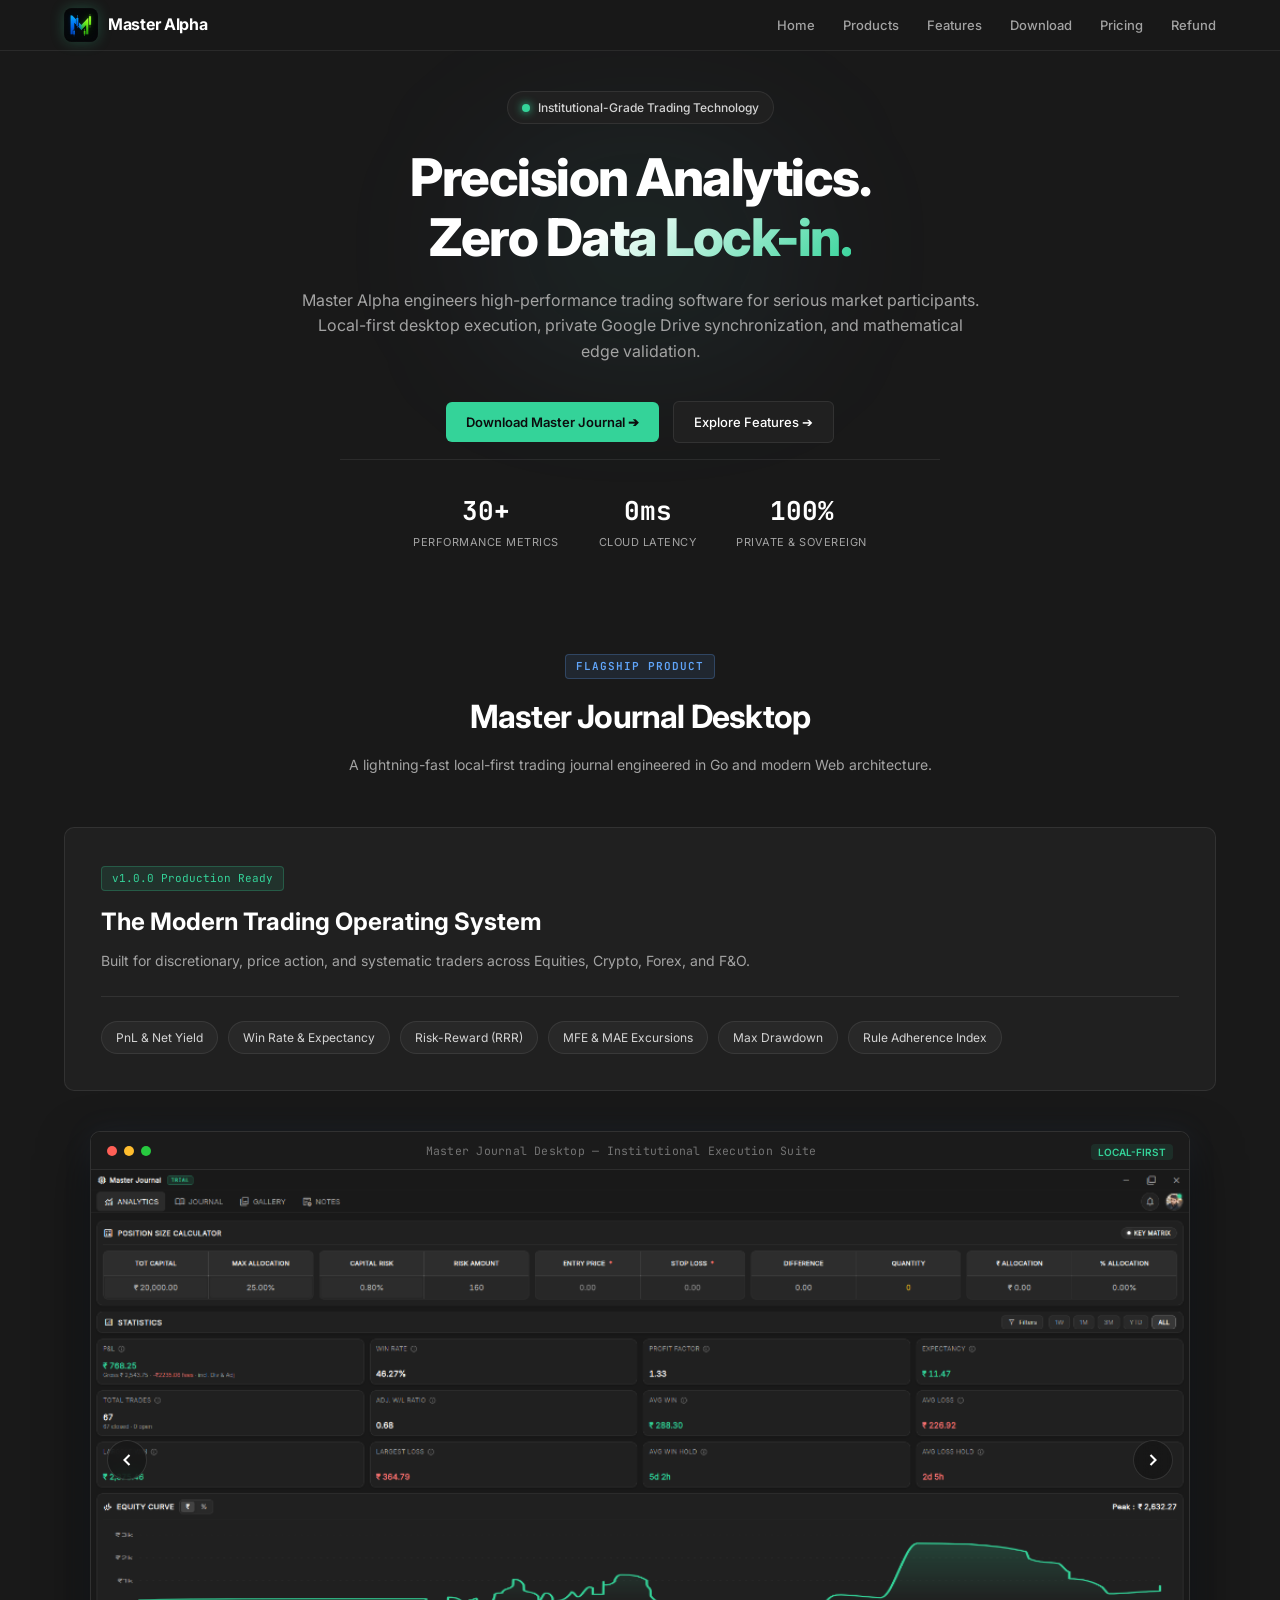
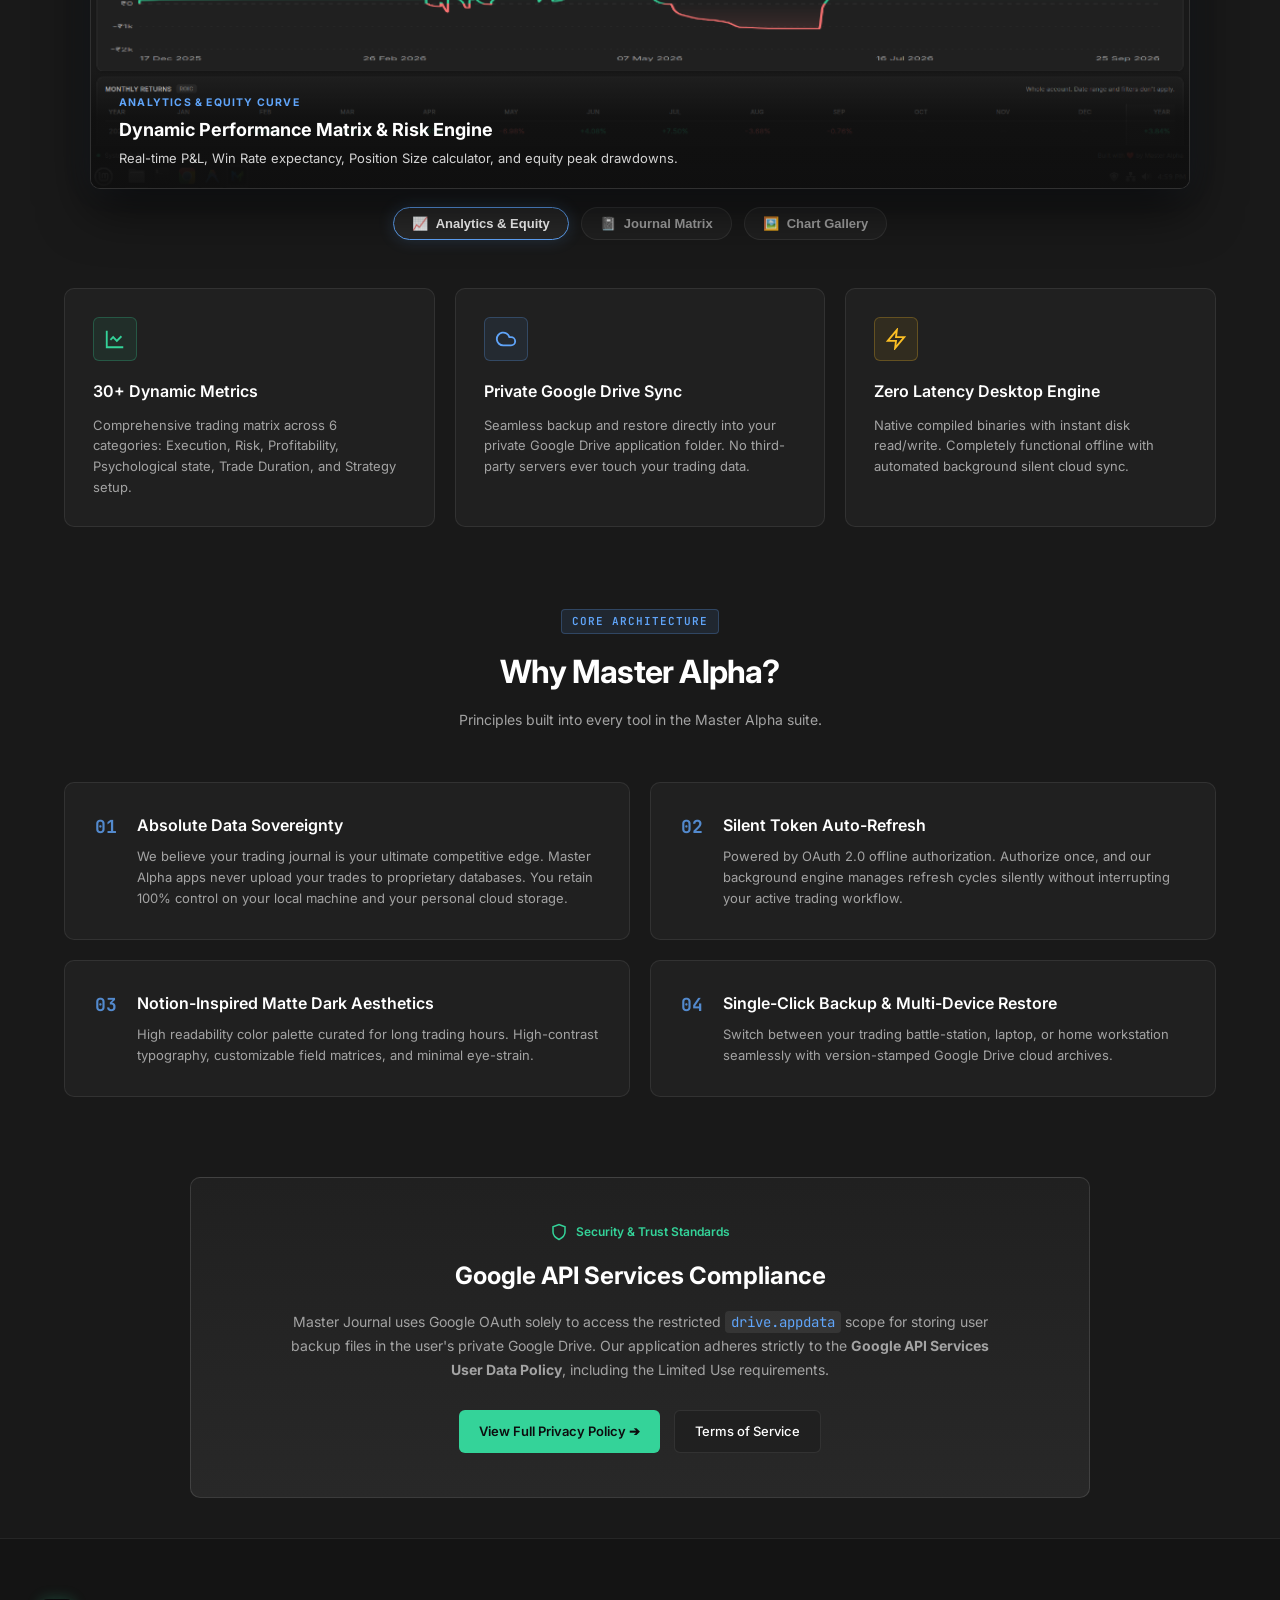
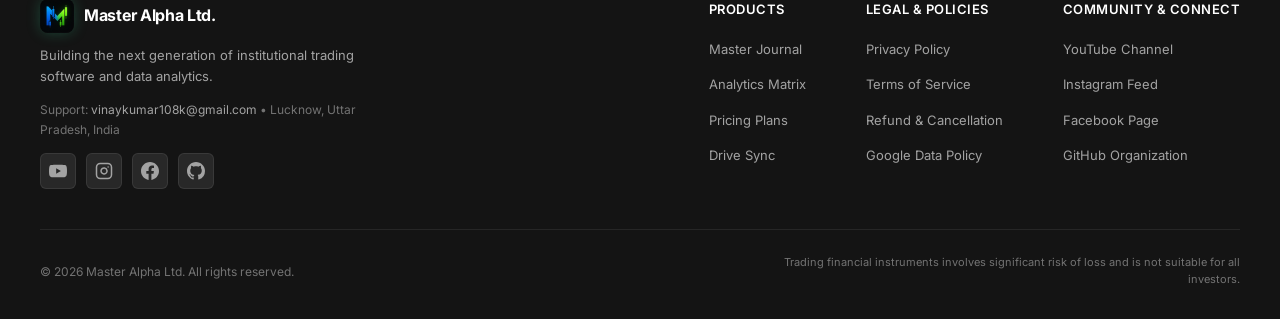
<file: index.html>
<!DOCTYPE html>
<html lang="en">
<head>
  <meta name="google-site-verification" content="0ect4dkYVk8DbjWCim-Xn0pT-84-S2aaktxNHM8Fjyo" />
  <meta charset="UTF-8">
  <meta name="viewport" content="width=device-width, initial-scale=1.0">
  <title>Master Alpha — Official Advanced Trading Ecosystem</title>
  <meta name="description" content="Master Alpha is a premier trading technology suite. Featuring Master Journal: institutional-grade desktop trading analytics with private Google Drive synchronization.">
  <link rel="icon" type="image/png" href="images/favicon.png">
  <link rel="stylesheet" href="style.css?v=6">
  <link rel="preconnect" href="https://fonts.googleapis.com">
  <link rel="preconnect" href="https://fonts.gstatic.com" crossorigin>
  <link href="https://fonts.googleapis.com/css2?family=Inter:wght@400;500;600;700;800&family=JetBrains+Mono:wght@400;500;600&display=swap" rel="stylesheet">
</head>
<body>
    <!-- Navigation Header -->
  <nav class="nav-bar">
    <div class="nav-container">
      <a href="index.html" class="brand-logo">
        <img src="images/logo.png" alt="Master Alpha Logo" class="brand-logo-img">
        <span class="brand-name">Master Alpha</span>
      </a>
      <div class="nav-links">
        <a href="index.html">Home</a>
        <a href="#products">Products</a>
        <a href="#features">Features</a>
        <a href="pages/download.html">Download</a>
        <a href="pages/pricing.html">Pricing</a>
        <a href="pages/refund.html">Refund</a>
      </div>
      <button class="mobile-menu-btn" id="mobileMenuBtn" aria-label="Toggle Menu">
        <span></span><span></span><span></span>
      </button>
    </div>
  </nav>

  <!-- Hero Section -->
  <header class="hero-section">
    <div class="hero-glow"></div>
    <div class="hero-content">
      <div class="hero-badge">
        <span class="pulse-dot"></span>
        <span>Institutional-Grade Trading Technology</span>
      </div>
      <h1 class="hero-title">
        Precision Analytics.<br>
        <span class="gradient-text">Zero Data Lock-in.</span>
      </h1>
      <p class="hero-subtitle">
        Master Alpha engineers high-performance trading software for serious market participants. 
        Local-first desktop execution, private Google Drive synchronization, and mathematical edge validation.
      </p>
      <div class="hero-actions">
        <a href="pages/download.html" class="btn-primary">Download Master Journal ➔</a>
        <a href="#products" class="btn-secondary">Explore Features ➔</a>
      </div>
      <div class="hero-stats">
        <div class="stat-item">
          <span class="stat-number">30+</span>
          <span class="stat-label">Performance Metrics</span>
        </div>
        <div class="stat-item">
          <span class="stat-number">0ms</span>
          <span class="stat-label">Cloud Latency</span>
        </div>
        <div class="stat-item">
          <span class="stat-number">100%</span>
          <span class="stat-label">Private & Sovereign</span>
        </div>
      </div>
    </div>
  </header>

  <!-- Flagship Product: Master Journal -->
  <section id="products" class="section-container">
    <div class="section-header">
      <span class="section-tag">FLAGSHIP PRODUCT</span>
      <h2>Master Journal Desktop</h2>
      <p>A lightning-fast local-first trading journal engineered in Go and modern Web architecture.</p>
    </div>
    
    <div class="product-banner">
      <div class="product-banner-header">
        <div class="badge-status">v1.0.0 Production Ready</div>
        <h3>The Modern Trading Operating System</h3>
        <p>Built for discretionary, price action, and systematic traders across Equities, Crypto, Forex, and F&O.</p>
      </div>
      <div class="product-matrix-preview">
        <div class="matrix-pill">PnL & Net Yield</div>
        <div class="matrix-pill">Win Rate & Expectancy</div>
        <div class="matrix-pill">Risk-Reward (RRR)</div>
        <div class="matrix-pill">MFE & MAE Excursions</div>
        <div class="matrix-pill">Max Drawdown</div>
        <div class="matrix-pill">Rule Adherence Index</div>
      </div>
    </div>

    <!-- Interactive App Showcase Slider -->
    <div class="app-slider-container">
      <div class="window-frame">
        <div class="window-header">
          <div class="window-dots">
            <span class="dot dot-close"></span>
            <span class="dot dot-minimize"></span>
            <span class="dot dot-maximize"></span>
          </div>
          <div class="window-title">Master Journal Desktop — Institutional Execution Suite</div>
          <div class="window-actions">
            <span class="window-badge">Local-First</span>
          </div>
        </div>

        <div class="slider-viewport" id="appSliderViewport">
          <!-- Slide 1: Analytics -->
          <div class="slider-slide active" data-index="0">
            <img src="images/preview-analytics.png" alt="Master Journal Performance Analytics & Equity Curve" class="slide-img">
            <div class="slide-overlay">
              <span class="slide-tag">ANALYTICS & EQUITY CURVE</span>
              <h4>Dynamic Performance Matrix & Risk Engine</h4>
              <p>Real-time P&L, Win Rate expectancy, Position Size calculator, and equity peak drawdowns.</p>
            </div>
          </div>

          <!-- Slide 2: Journal -->
          <div class="slider-slide" data-index="1">
            <img src="images/preview-journal.png" alt="Master Journal Multi-Column Trade Execution Grid" class="slide-img">
            <div class="slide-overlay">
              <span class="slide-tag">TRADE JOURNAL MATRIX</span>
              <h4>Comprehensive Multi-Market Trade Logs</h4>
              <p>Log trades with segment type, ROI %, capital risk %, psychological karma, and sector categorization.</p>
            </div>
          </div>

          <!-- Slide 3: Gallery -->
          <div class="slider-slide" data-index="2">
            <img src="images/preview-gallery.png" alt="Master Journal Technical Setup & Chart Gallery" class="slide-img">
            <div class="slide-overlay">
              <span class="slide-tag">TECHNICAL SETUP GALLERY</span>
              <h4>High-Resolution Chart Annotations & Review</h4>
              <p>Visual trade attachments, emotional mistake tracking, and setup screenshot archives.</p>
            </div>
          </div>
        </div>

        <!-- Slider Controls -->
        <button class="slider-btn slider-btn-prev" id="sliderPrevBtn" aria-label="Previous Slide">
          <svg width="20" height="20" viewBox="0 0 24 24" fill="none" stroke="currentColor" stroke-width="2.5"><polyline points="15 18 9 12 15 6"></polyline></svg>
        </button>
        <button class="slider-btn slider-btn-next" id="sliderNextBtn" aria-label="Next Slide">
          <svg width="20" height="20" viewBox="0 0 24 24" fill="none" stroke="currentColor" stroke-width="2.5"><polyline points="9 18 15 12 9 6"></polyline></svg>
        </button>
      </div>

      <!-- Slide Selector Tabs (Bottom Pills) -->
      <div class="slider-nav-tabs" id="sliderNavTabs">
        <button class="slider-tab active" data-slide="0">
          <span class="tab-icon">📈</span>
          <span>Analytics & Equity</span>
        </button>
        <button class="slider-tab" data-slide="1">
          <span class="tab-icon">📓</span>
          <span>Journal Matrix</span>
        </button>
        <button class="slider-tab" data-slide="2">
          <span class="tab-icon">🖼️</span>
          <span>Chart Gallery</span>
        </button>
      </div>
    </div>


    <div class="grid-3">
      <div class="card">
        <div class="card-icon profit">
          <svg width="22" height="22" viewBox="0 0 24 24" fill="none" stroke="currentColor" stroke-width="2"><path d="M3 3v18h18"/><path d="m19 9-5 5-4-4-3 3"/></svg>
        </div>
        <h3>30+ Dynamic Metrics</h3>
        <p>Comprehensive trading matrix across 6 categories: Execution, Risk, Profitability, Psychological state, Trade Duration, and Strategy setup.</p>
      </div>

      <div class="card">
        <div class="card-icon sync">
          <svg width="22" height="22" viewBox="0 0 24 24" fill="none" stroke="currentColor" stroke-width="2"><path d="M17.5 19H9a7 7 0 1 1 6.71-9h1.79a4.5 4.5 0 1 1 0 9Z"/></svg>
        </div>
        <h3>Private Google Drive Sync</h3>
        <p>Seamless backup and restore directly into your private Google Drive application folder. No third-party servers ever touch your trading data.</p>
      </div>

      <div class="card">
        <div class="card-icon accent">
          <svg width="22" height="22" viewBox="0 0 24 24" fill="none" stroke="currentColor" stroke-width="2"><path d="M13 2 3 14h9l-1 8 10-12h-9l1-8z"/></svg>
        </div>
        <h3>Zero Latency Desktop Engine</h3>
        <p>Native compiled binaries with instant disk read/write. Completely functional offline with automated background silent cloud sync.</p>
      </div>
    </div>
  </section>

  <!-- Master Alpha Ecosystem Features -->
  <section id="features" class="section-container">
    <div class="section-header">
      <span class="section-tag">CORE ARCHITECTURE</span>
      <h2>Why Master Alpha?</h2>
      <p>Principles built into every tool in the Master Alpha suite.</p>
    </div>

    <div class="grid-2">
      <div class="feature-box">
        <div class="feature-num">01</div>
        <div class="feature-body">
          <h3>Absolute Data Sovereignty</h3>
          <p>We believe your trading journal is your ultimate competitive edge. Master Alpha apps never upload your trades to proprietary databases. You retain 100% control on your local machine and your personal cloud storage.</p>
        </div>
      </div>

      <div class="feature-box">
        <div class="feature-num">02</div>
        <div class="feature-body">
          <h3>Silent Token Auto-Refresh</h3>
          <p>Powered by OAuth 2.0 offline authorization. Authorize once, and our background engine manages refresh cycles silently without interrupting your active trading workflow.</p>
        </div>
      </div>

      <div class="feature-box">
        <div class="feature-num">03</div>
        <div class="feature-body">
          <h3>Notion-Inspired Matte Dark Aesthetics</h3>
          <p>High readability color palette curated for long trading hours. High-contrast typography, customizable field matrices, and minimal eye-strain.</p>
        </div>
      </div>

      <div class="feature-box">
        <div class="feature-num">04</div>
        <div class="feature-body">
          <h3>Single-Click Backup & Multi-Device Restore</h3>
          <p>Switch between your trading battle-station, laptop, or home workstation seamlessly with version-stamped Google Drive cloud archives.</p>
        </div>
      </div>
    </div>
  </section>

  <!-- Google API Security & Verification Banner -->
  <section id="security" class="section-container">
    <div class="compliance-banner">
      <div class="compliance-badge">
        <svg width="18" height="18" viewBox="0 0 24 24" fill="none" stroke="currentColor" stroke-width="2"><path d="M12 22s8-4 8-10V5l-8-3-8 3v7c0 6 8 10 8 10z"/></svg>
        <span>Security & Trust Standards</span>
      </div>
      <h3>Google API Services Compliance</h3>
      <p>
        Master Journal uses Google OAuth solely to access the restricted <code>drive.appdata</code> scope for storing user backup files in the user's private Google Drive. 
        Our application adheres strictly to the <strong>Google API Services User Data Policy</strong>, including the Limited Use requirements.
      </p>
      <div class="compliance-actions">
        <a href="pages/privacy.html" class="btn-primary">View Full Privacy Policy ➔</a>
        <a href="pages/terms.html" class="btn-secondary">Terms of Service</a>
      </div>
    </div>
  </section>

    <!-- Footer -->
  <footer class="footer-bar">
    <div class="footer-container">
      <div class="footer-brand">
        <div class="brand-logo">
          <img src="images/logo.png" alt="Master Alpha Logo" class="brand-logo-img">
          <span class="brand-name">Master Alpha Ltd.</span>
        </div>
        <p class="footer-desc">
          Building the next generation of institutional trading software and data analytics.
        </p>
        <p class="footer-contact">
          Support: <a href="mailto:vinaykumar108k@gmail.com">vinaykumar108k@gmail.com</a> • Lucknow, Uttar Pradesh, India
        </p>
        <div class="footer-social-links">
          <a href="https://www.youtube.com/@masteralpha.v" target="_blank" rel="noopener" aria-label="YouTube" class="social-btn social-youtube">
            <svg width="18" height="18" viewBox="0 0 24 24" fill="currentColor"><path d="M23.498 6.186a3.016 3.016 0 0 0-2.122-2.136C19.505 3.545 12 3.545 12 3.545s-7.505 0-9.377.505A3.017 3.017 0 0 0 .502 6.186C0 8.07 0 12 0 12s0 3.93.502 5.814a3.016 3.016 0 0 0 2.122 2.136c1.871.505 9.376.505 9.376.505s7.505 0 9.377-.505a3.015 3.015 0 0 0 2.122-2.136C24 15.93 24 12 24 12s0-3.93-.502-5.814zM9.545 15.568V8.432L15.818 12l-6.273 3.568z"/></svg>
          </a>
          <a href="https://www.instagram.com/masteralpha.v/" target="_blank" rel="noopener" aria-label="Instagram" class="social-btn social-instagram">
            <svg width="18" height="18" viewBox="0 0 24 24" fill="none" stroke="currentColor" stroke-width="2" stroke-linecap="round" stroke-linejoin="round"><rect x="2" y="2" width="20" height="20" rx="5" ry="5"></rect><path d="M16 11.37A4 4 0 1 1 12.63 8 4 4 0 0 1 16 11.37z"></path><line x1="17.5" y1="6.5" x2="17.51" y2="6.5"></line></svg>
          </a>
          <a href="https://www.facebook.com/masteralpha.v" target="_blank" rel="noopener" aria-label="Facebook" class="social-btn social-facebook">
            <svg width="18" height="18" viewBox="0 0 24 24" fill="currentColor"><path d="M24 12.073c0-6.627-5.373-12-12-12s-12 5.373-12 12c0 5.99 4.388 10.954 10.125 11.854v-8.385H7.078v-3.47h3.047V9.43c0-3.007 1.792-4.669 4.533-4.669 1.312 0 2.686.235 2.686.235v2.953H15.83c-1.491 0-1.956.925-1.956 1.874v2.25h3.328l-.532 3.47h-2.796v8.385C19.612 23.027 24 18.062 24 12.073z"/></svg>
          </a>
          <a href="https://github.com/masteralpha-v" target="_blank" rel="noopener" aria-label="GitHub" class="social-btn social-github">
            <svg width="18" height="18" viewBox="0 0 24 24" fill="currentColor"><path d="M12 0C5.37 0 0 5.37 0 12c0 5.31 3.435 9.795 8.205 11.385.6.105.825-.255.825-.57 0-.285-.015-1.23-.015-2.235-3.015.555-3.795-.735-4.035-1.41-.135-.345-.72-1.41-1.23-1.695-.42-.225-1.02-.78-.015-.795.945-.015 1.62.87 1.845 1.23 1.08 1.815 2.805 1.305 3.495.99.105-.78.42-1.305.765-1.605-2.67-.3-5.46-1.335-5.46-5.925 0-1.305.465-2.385 1.23-3.225-.12-.3-.54-1.53.12-3.18 0 0 1.005-.315 3.3 1.23.96-.27 1.98-.405 3-.405s2.04.135 3 .405c2.295-1.56 3.3-1.23 3.3-1.23.66 1.65.24 2.88.12 3.18.765.84 1.23 1.905 1.23 3.225 0 4.605-2.805 5.625-5.475 5.925.435.375.81 1.095.81 2.22 0 1.605-.015 2.895-.015 3.3 0 .315.225.69.825.57A12.02 12.02 0 0 0 24 12c0-6.63-5.37-12-12-12z"/></svg>
          </a>
        </div>
      </div>
      <div class="footer-columns">
        <div class="footer-col">
          <h4>Products</h4>
          <ul>
            <li><a href="#products">Master Journal</a></li>
            <li><a href="#features">Analytics Matrix</a></li>
            <li><a href="pages/pricing.html">Pricing Plans</a></li>
            <li><a href="#security">Drive Sync</a></li>
          </ul>
        </div>
        <div class="footer-col">
          <h4>Legal & Policies</h4>
          <ul>
            <li><a href="pages/privacy.html">Privacy Policy</a></li>
            <li><a href="pages/terms.html">Terms of Service</a></li>
            <li><a href="pages/refund.html">Refund & Cancellation</a></li>
            <li><a href="pages/privacy.html#google-data">Google Data Policy</a></li>
          </ul>
        </div>
        <div class="footer-col">
          <h4>Community & Connect</h4>
          <ul>
            <li><a href="https://www.youtube.com/@masteralpha.v" target="_blank" rel="noopener">YouTube Channel</a></li>
            <li><a href="https://www.instagram.com/masteralpha.v/" target="_blank" rel="noopener">Instagram Feed</a></li>
            <li><a href="https://www.facebook.com/masteralpha.v" target="_blank" rel="noopener">Facebook Page</a></li>
            <li><a href="https://github.com/masteralpha-v" target="_blank" rel="noopener">GitHub Organization</a></li>
          </ul>
        </div>
      </div>
    </div>
    <div class="footer-bottom">
      <p>© 2026 Master Alpha Ltd. All rights reserved.</p>
      <p class="disclaimer">Trading financial instruments involves significant risk of loss and is not suitable for all investors.</p>
    </div>
  </footer>

  <script src="main.js?v=2"></script>
</body>
</html>
</file>
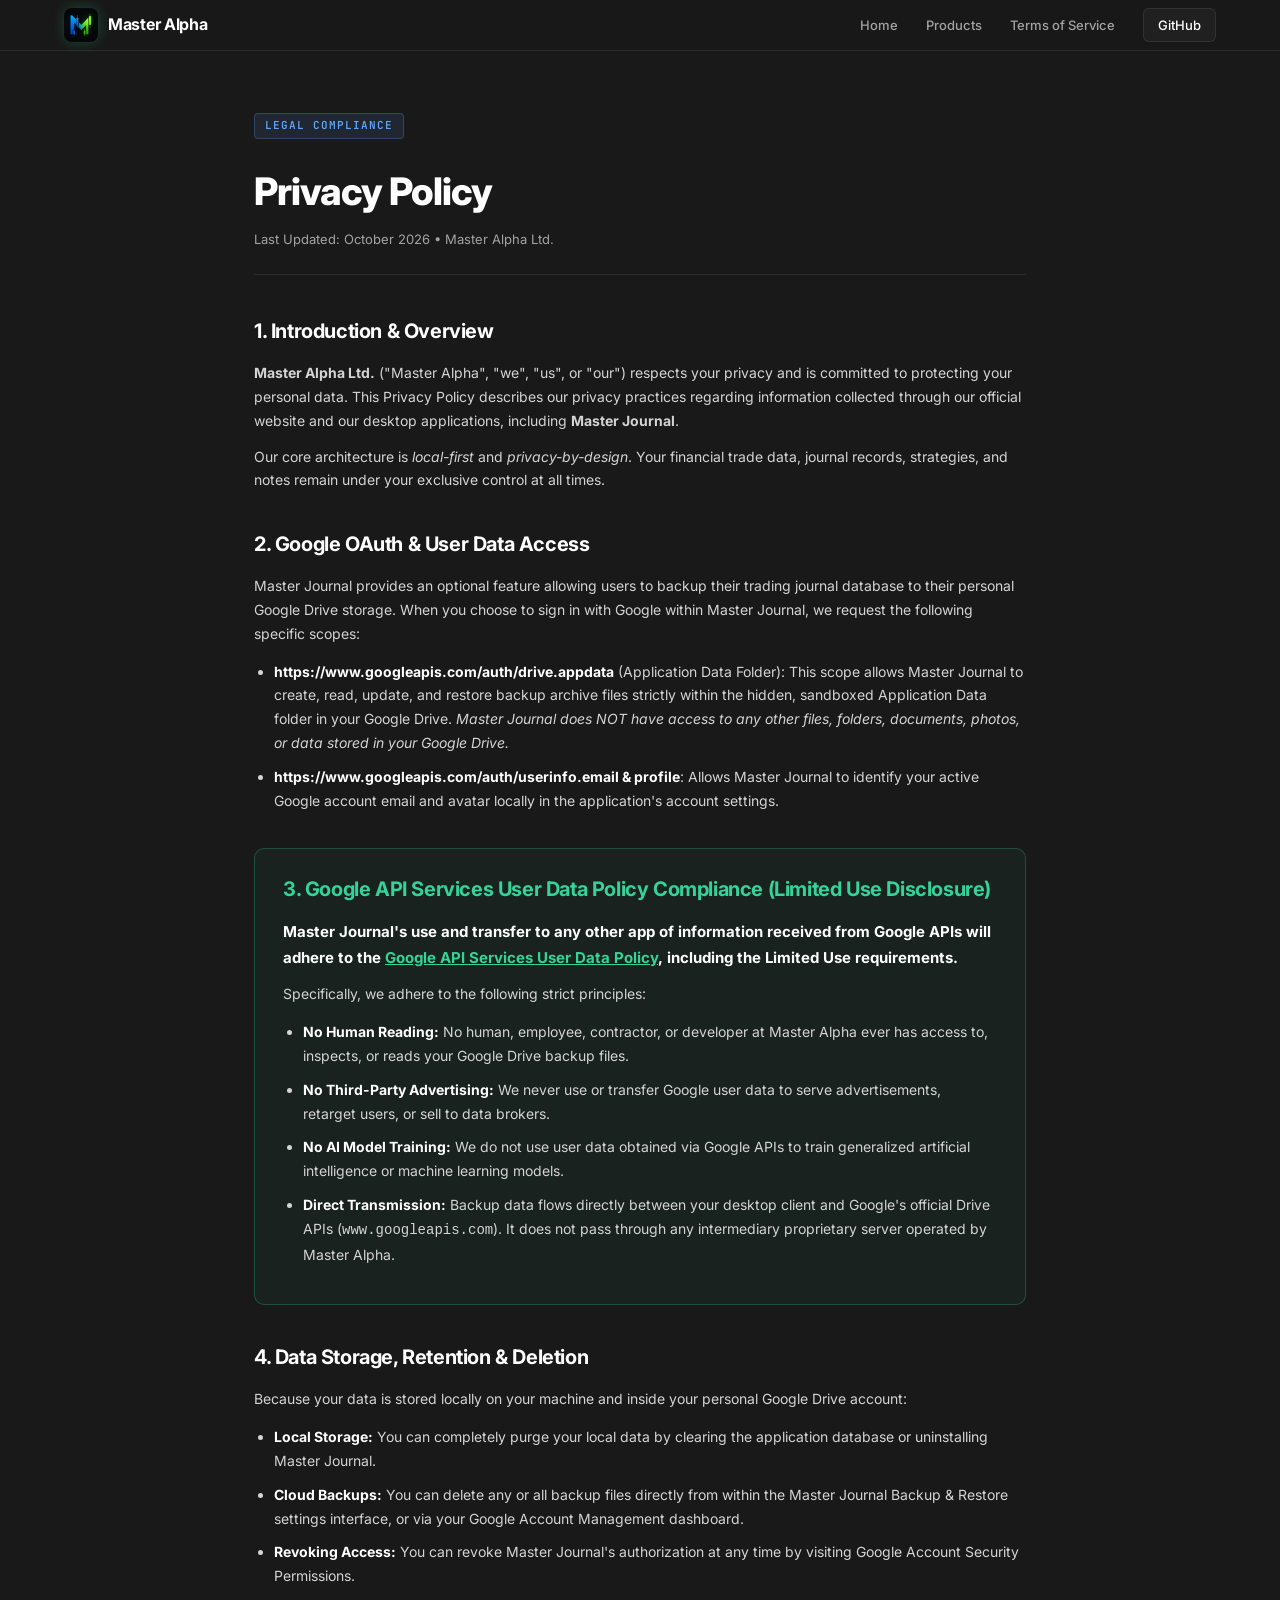
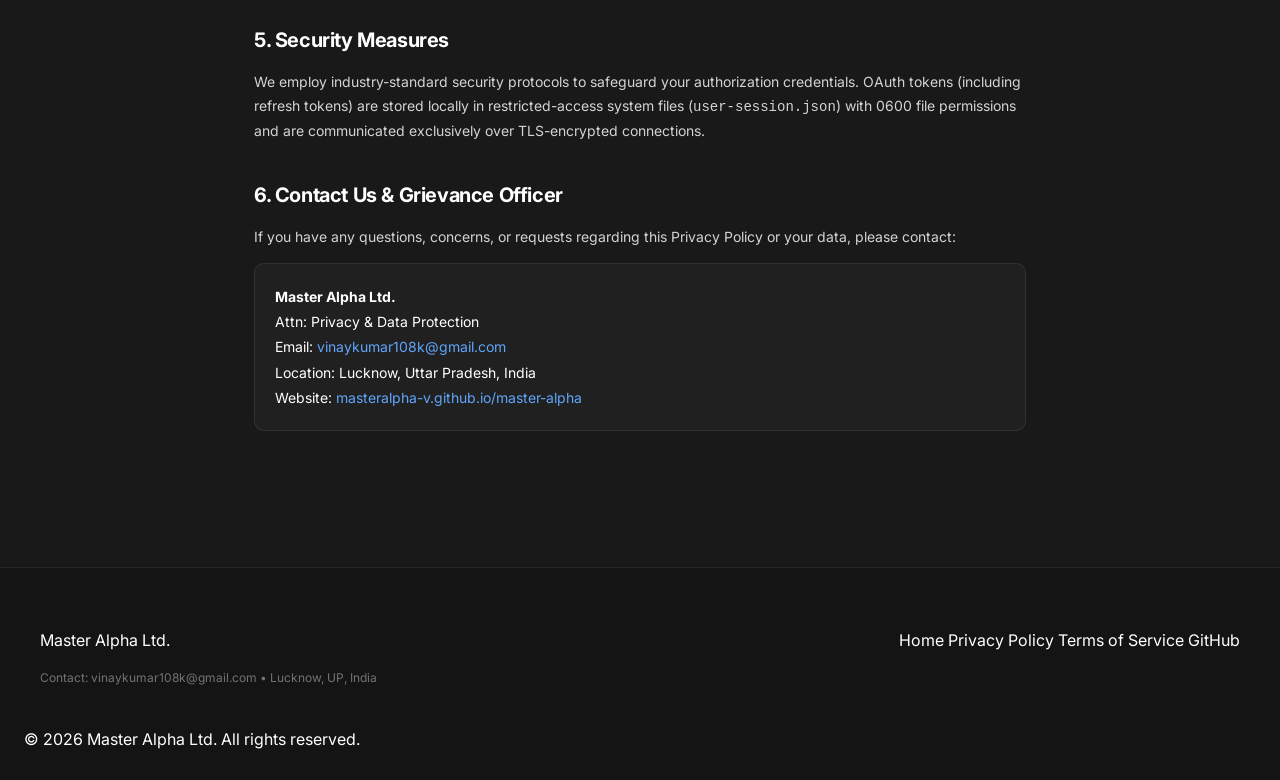
<file: privacy.html>
<!DOCTYPE html>
<html lang="en">
<head>
  <meta charset="UTF-8">
  <meta name="viewport" content="width=device-width, initial-scale=1.0">
  <title>Privacy Policy — Master Alpha & Master Journal</title>
  <meta name="description" content="Official Privacy Policy for Master Alpha and Master Journal, including Google API Services User Data Policy compliance statement.">
  <link rel="icon" type="image/png" href="favicon.png">
  <link rel="stylesheet" href="style.css">
  <link rel="preconnect" href="https://fonts.googleapis.com">
  <link rel="preconnect" href="https://fonts.gstatic.com" crossorigin>
  <link href="https://fonts.googleapis.com/css2?family=Inter:wght@400;500;600;700;800&family=JetBrains+Mono:wght@400;500;600&display=swap" rel="stylesheet">
</head>
<body>
  <!-- Navigation Header -->
  <nav class="nav-bar">
    <div class="nav-container">
      <a href="index.html" class="brand-logo">
        <img src="logo.png" alt="Master Alpha Logo" class="brand-logo-img">
        <span class="brand-name">Master Alpha</span>
      </a>
      <div class="nav-links">
        <a href="index.html">Home</a>
        <a href="index.html#products">Products</a>
        <a href="terms.html">Terms of Service</a>
        <a href="https://github.com/masteralpha-v/master-alpha" target="_blank" rel="noopener" class="btn-github">GitHub</a>
      </div>
    </div>
  </nav>

  <main class="legal-container">
    <div class="legal-header">
      <span class="section-tag">LEGAL COMPLIANCE</span>
      <h1>Privacy Policy</h1>
      <p class="legal-date">Last Updated: October 2026 • Master Alpha Ltd.</p>
    </div>

    <section class="legal-section">
      <h2>1. Introduction & Overview</h2>
      <p>
        <strong>Master Alpha Ltd.</strong> ("Master Alpha", "we", "us", or "our") respects your privacy and is committed to protecting your personal data. 
        This Privacy Policy describes our privacy practices regarding information collected through our official website and our desktop applications, including <strong>Master Journal</strong>.
      </p>
      <p>
        Our core architecture is <em>local-first</em> and <em>privacy-by-design</em>. Your financial trade data, journal records, strategies, and notes remain under your exclusive control at all times.
      </p>
    </section>

    <section class="legal-section" id="google-data">
      <h2>2. Google OAuth & User Data Access</h2>
      <p>
        Master Journal provides an optional feature allowing users to backup their trading journal database to their personal Google Drive storage. 
        When you choose to sign in with Google within Master Journal, we request the following specific scopes:
      </p>
      <ul class="legal-list">
        <li>
          <strong>https://www.googleapis.com/auth/drive.appdata</strong> (Application Data Folder): 
          This scope allows Master Journal to create, read, update, and restore backup archive files strictly within the hidden, sandboxed Application Data folder in your Google Drive. 
          <em>Master Journal does NOT have access to any other files, folders, documents, photos, or data stored in your Google Drive.</em>
        </li>
        <li>
          <strong>https://www.googleapis.com/auth/userinfo.email & profile</strong>: 
          Allows Master Journal to identify your active Google account email and avatar locally in the application's account settings.
        </li>
      </ul>
    </section>

    <section class="legal-section highlight-box">
      <h2>3. Google API Services User Data Policy Compliance (Limited Use Disclosure)</h2>
      <p class="highlight-text">
        <strong>Master Journal's use and transfer to any other app of information received from Google APIs will adhere to the <a href="https://developers.google.com/terms/api-services-user-data-policy" target="_blank" rel="noopener">Google API Services User Data Policy</a>, including the Limited Use requirements.</strong>
      </p>
      <p>Specifically, we adhere to the following strict principles:</p>
      <ul class="legal-list">
        <li><strong>No Human Reading:</strong> No human, employee, contractor, or developer at Master Alpha ever has access to, inspects, or reads your Google Drive backup files.</li>
        <li><strong>No Third-Party Advertising:</strong> We never use or transfer Google user data to serve advertisements, retarget users, or sell to data brokers.</li>
        <li><strong>No AI Model Training:</strong> We do not use user data obtained via Google APIs to train generalized artificial intelligence or machine learning models.</li>
        <li><strong>Direct Transmission:</strong> Backup data flows directly between your desktop client and Google's official Drive APIs (<code>www.googleapis.com</code>). It does not pass through any intermediary proprietary server operated by Master Alpha.</li>
      </ul>
    </section>

    <section class="legal-section">
      <h2>4. Data Storage, Retention & Deletion</h2>
      <p>
        Because your data is stored locally on your machine and inside your personal Google Drive account:
      </p>
      <ul class="legal-list">
        <li><strong>Local Storage:</strong> You can completely purge your local data by clearing the application database or uninstalling Master Journal.</li>
        <li><strong>Cloud Backups:</strong> You can delete any or all backup files directly from within the Master Journal Backup & Restore settings interface, or via your Google Account Management dashboard.</li>
        <li><strong>Revoking Access:</strong> You can revoke Master Journal's authorization at any time by visiting <a href="https://myaccount.google.com/permissions" target="_blank" rel="noopener">Google Account Security Permissions</a>.</li>
      </ul>
    </section>

    <section class="legal-section">
      <h2>5. Security Measures</h2>
      <p>
        We employ industry-standard security protocols to safeguard your authorization credentials. OAuth tokens (including refresh tokens) are stored locally in restricted-access system files (<code>user-session.json</code>) with 0600 file permissions and are communicated exclusively over TLS-encrypted connections.
      </p>
    </section>

    <section class="legal-section">
      <h2>6. Contact Us & Grievance Officer</h2>
      <p>If you have any questions, concerns, or requests regarding this Privacy Policy or your data, please contact:</p>
      <div class="contact-card">
        <strong>Master Alpha Ltd.</strong><br>
        Attn: Privacy & Data Protection<br>
        Email: <a href="mailto:vinaykumar108k@gmail.com">vinaykumar108k@gmail.com</a><br>
        Location: Lucknow, Uttar Pradesh, India<br>
        Website: <a href="https://masteralpha-v.github.io/master-alpha/">masteralpha-v.github.io/master-alpha</a>
      </div>
    </section>
  </main>

  <!-- Footer -->
  <footer class="footer-bar">
    <div class="footer-container">
      <div class="footer-brand">
        <span class="brand-name">Master Alpha Ltd.</span>
        <p class="footer-contact">Contact: vinaykumar108k@gmail.com • Lucknow, UP, India</p>
      </div>
      <div class="footer-links">
        <a href="index.html">Home</a>
        <a href="privacy.html">Privacy Policy</a>
        <a href="terms.html">Terms of Service</a>
        <a href="https://github.com/masteralpha-v/master-alpha" target="_blank" rel="noopener">GitHub</a>
      </div>
    </div>
    <div class="footer-copy">© 2026 Master Alpha Ltd. All rights reserved.</div>
  </footer>
</body>
</html>
</file>
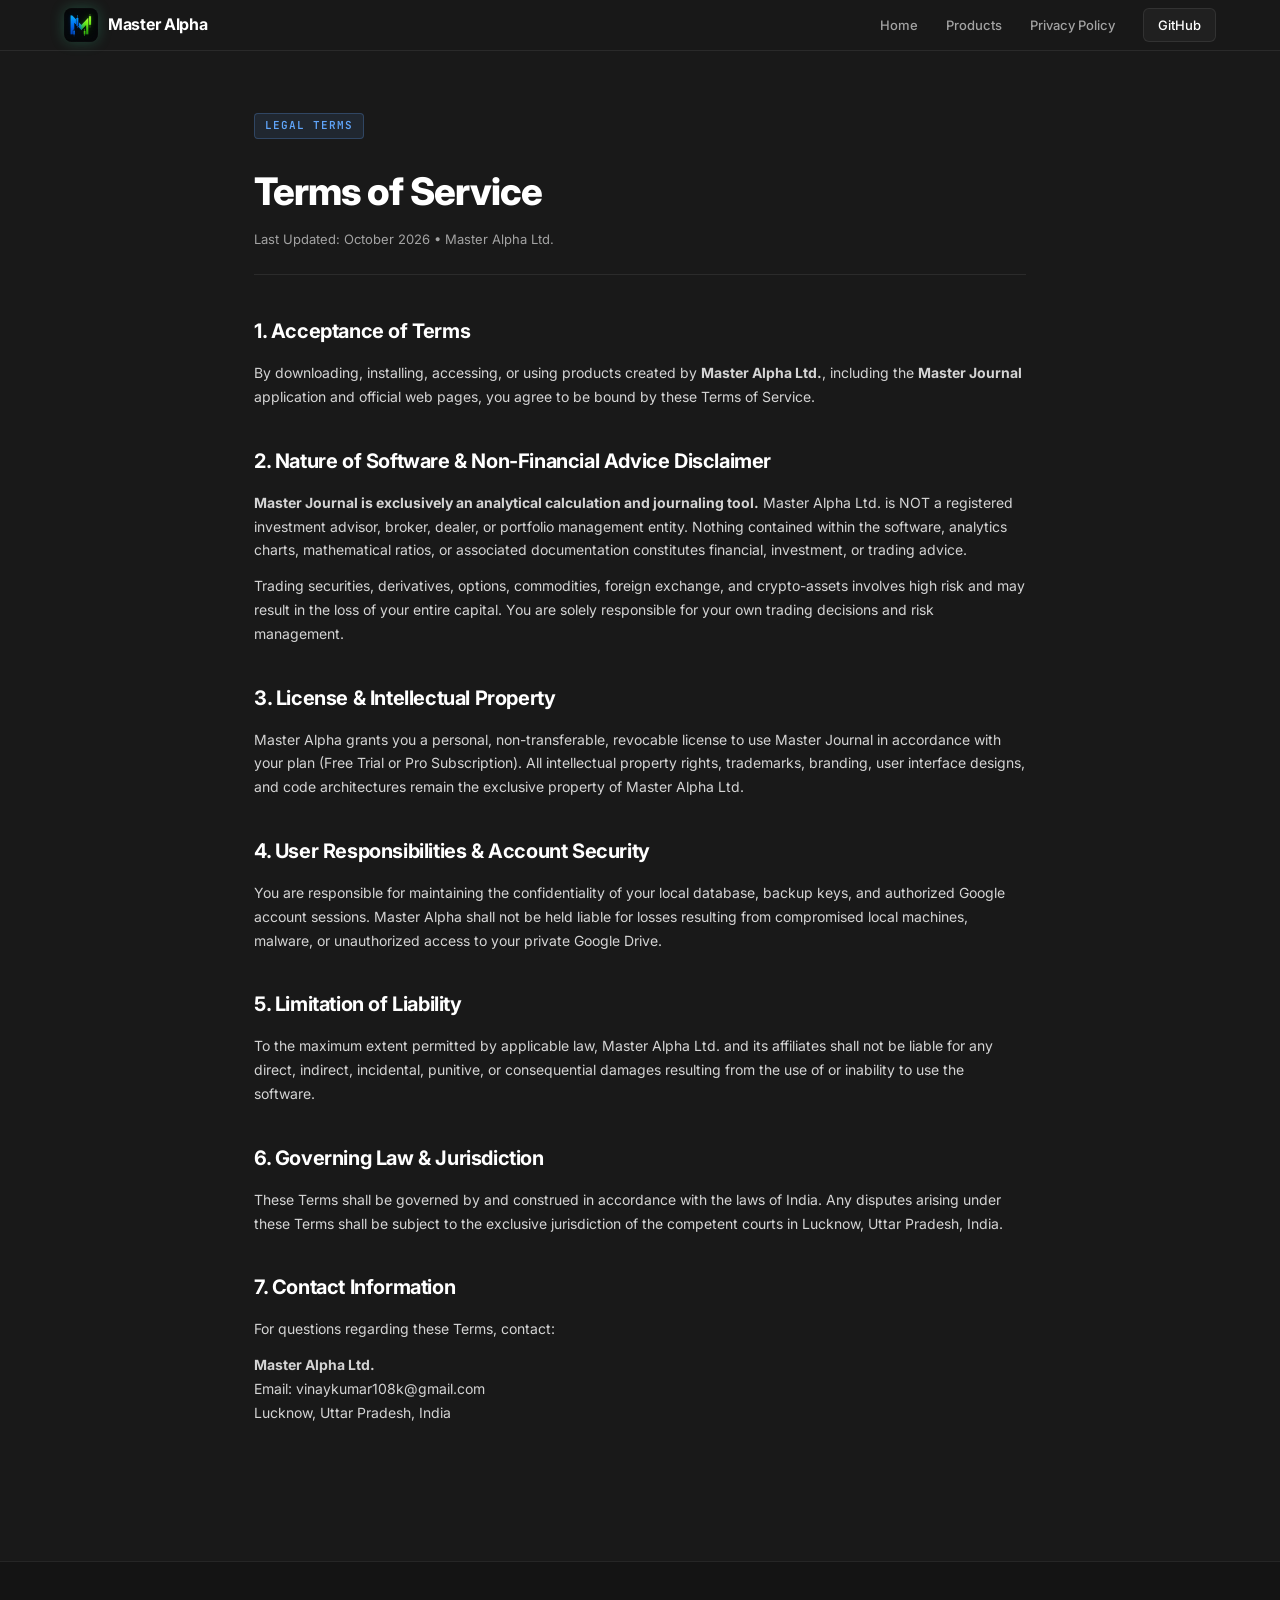
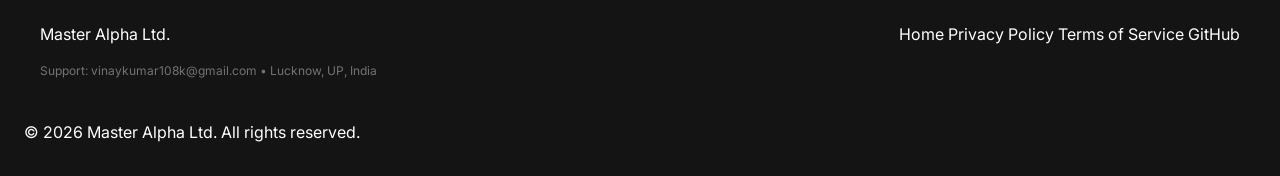
<file: terms.html>
<!DOCTYPE html>
<html lang="en">
<head>
  <meta charset="UTF-8">
  <meta name="viewport" content="width=device-width, initial-scale=1.0">
  <title>Terms of Service — Master Alpha & Master Journal</title>
  <meta name="description" content="Terms of Service governing the use of Master Alpha website and Master Journal software.">
  <link rel="icon" type="image/png" href="favicon.png">
  <link rel="stylesheet" href="style.css">
  <link rel="preconnect" href="https://fonts.googleapis.com">
  <link rel="preconnect" href="https://fonts.gstatic.com" crossorigin>
  <link href="https://fonts.googleapis.com/css2?family=Inter:wght@400;500;600;700;800&family=JetBrains+Mono:wght@400;500;600&display=swap" rel="stylesheet">
</head>
<body>
  <!-- Navigation Header -->
  <nav class="nav-bar">
    <div class="nav-container">
      <a href="index.html" class="brand-logo">
        <img src="logo.png" alt="Master Alpha Logo" class="brand-logo-img">
        <span class="brand-name">Master Alpha</span>
      </a>
      <div class="nav-links">
        <a href="index.html">Home</a>
        <a href="index.html#products">Products</a>
        <a href="privacy.html">Privacy Policy</a>
        <a href="https://github.com/masteralpha-v/master-alpha" target="_blank" rel="noopener" class="btn-github">GitHub</a>
      </div>
    </div>
  </nav>

  <main class="legal-container">
    <div class="legal-header">
      <span class="section-tag">LEGAL TERMS</span>
      <h1>Terms of Service</h1>
      <p class="legal-date">Last Updated: October 2026 • Master Alpha Ltd.</p>
    </div>

    <section class="legal-section">
      <h2>1. Acceptance of Terms</h2>
      <p>
        By downloading, installing, accessing, or using products created by <strong>Master Alpha Ltd.</strong>, including the <strong>Master Journal</strong> application and official web pages, you agree to be bound by these Terms of Service.
      </p>
    </section>

    <section class="legal-section">
      <h2>2. Nature of Software & Non-Financial Advice Disclaimer</h2>
      <p>
        <strong>Master Journal is exclusively an analytical calculation and journaling tool.</strong> Master Alpha Ltd. is NOT a registered investment advisor, broker, dealer, or portfolio management entity. 
        Nothing contained within the software, analytics charts, mathematical ratios, or associated documentation constitutes financial, investment, or trading advice.
      </p>
      <p>
        Trading securities, derivatives, options, commodities, foreign exchange, and crypto-assets involves high risk and may result in the loss of your entire capital. You are solely responsible for your own trading decisions and risk management.
      </p>
    </section>

    <section class="legal-section">
      <h2>3. License & Intellectual Property</h2>
      <p>
        Master Alpha grants you a personal, non-transferable, revocable license to use Master Journal in accordance with your plan (Free Trial or Pro Subscription). 
        All intellectual property rights, trademarks, branding, user interface designs, and code architectures remain the exclusive property of Master Alpha Ltd.
      </p>
    </section>

    <section class="legal-section">
      <h2>4. User Responsibilities & Account Security</h2>
      <p>
        You are responsible for maintaining the confidentiality of your local database, backup keys, and authorized Google account sessions. Master Alpha shall not be held liable for losses resulting from compromised local machines, malware, or unauthorized access to your private Google Drive.
      </p>
    </section>

    <section class="legal-section">
      <h2>5. Limitation of Liability</h2>
      <p>
        To the maximum extent permitted by applicable law, Master Alpha Ltd. and its affiliates shall not be liable for any direct, indirect, incidental, punitive, or consequential damages resulting from the use of or inability to use the software.
      </p>
    </section>

    <section class="legal-section">
      <h2>6. Governing Law & Jurisdiction</h2>
      <p>
        These Terms shall be governed by and construed in accordance with the laws of India. Any disputes arising under these Terms shall be subject to the exclusive jurisdiction of the competent courts in Lucknow, Uttar Pradesh, India.
      </p>
    </section>

    <section class="legal-section">
      <h2>7. Contact Information</h2>
      <p>For questions regarding these Terms, contact:</p>
      <p><strong>Master Alpha Ltd.</strong><br>Email: <a href="mailto:vinaykumar108k@gmail.com">vinaykumar108k@gmail.com</a><br>Lucknow, Uttar Pradesh, India</p>
    </section>
  </main>

  <!-- Footer -->
  <footer class="footer-bar">
    <div class="footer-container">
      <div class="footer-brand">
        <span class="brand-name">Master Alpha Ltd.</span>
        <p class="footer-contact">Support: vinaykumar108k@gmail.com • Lucknow, UP, India</p>
      </div>
      <div class="footer-links">
        <a href="index.html">Home</a>
        <a href="privacy.html">Privacy Policy</a>
        <a href="terms.html">Terms of Service</a>
        <a href="https://github.com/masteralpha-v/master-alpha" target="_blank" rel="noopener">GitHub</a>
      </div>
    </div>
    <div class="footer-copy">© 2026 Master Alpha Ltd. All rights reserved.</div>
  </footer>
</body>
</html>
</file>
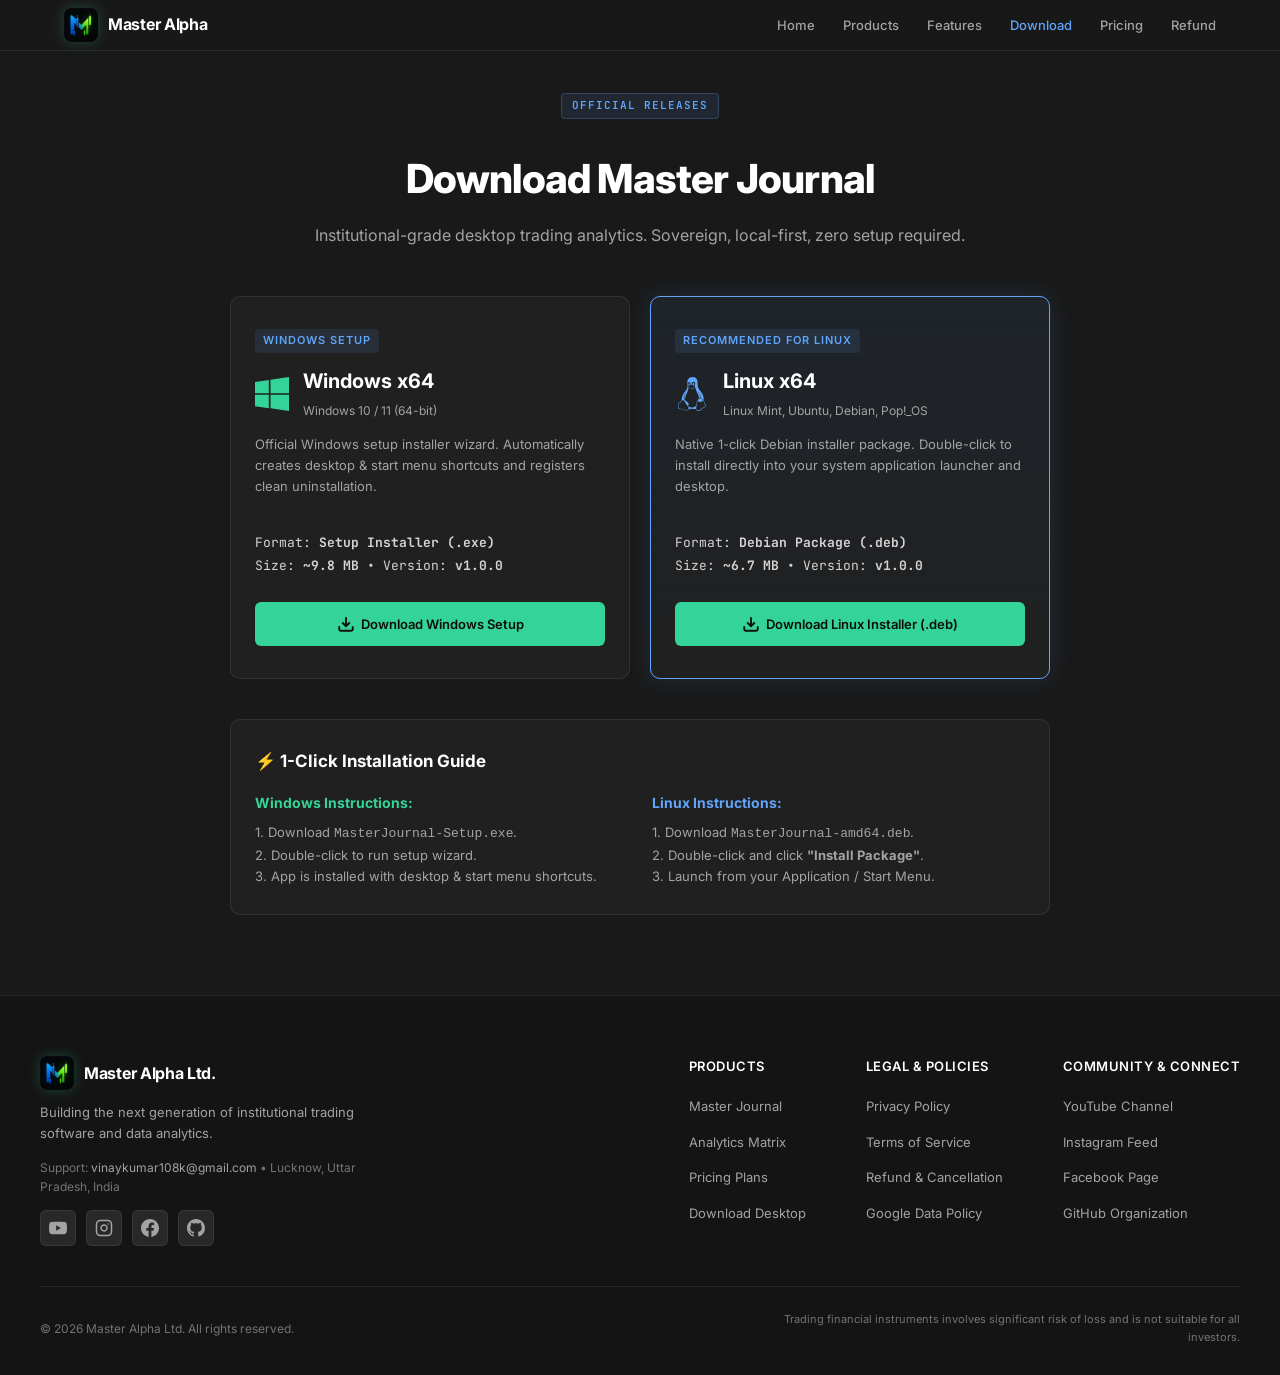
<file: pages/download.html>
<!DOCTYPE html>
<html lang="en">
<head>
  <meta charset="UTF-8">
  <meta name="viewport" content="width=device-width, initial-scale=1.0">
  <title>Download Master Journal Desktop — Master Alpha</title>
  <meta name="description" content="Download Master Journal for Windows and Linux. Institutional-grade local-first desktop trading analytics software.">
  <link rel="icon" type="image/png" href="../images/favicon.png">
  <link rel="stylesheet" href="../style.css?v=6">
  <link rel="preconnect" href="https://fonts.googleapis.com">
  <link rel="preconnect" href="https://fonts.gstatic.com" crossorigin>
  <link href="https://fonts.googleapis.com/css2?family=Inter:wght@400;500;600;700;800&family=JetBrains+Mono:wght@400;500;600;700&display=swap" rel="stylesheet">
</head>
<body>
  <!-- Navigation Header -->
  <nav class="nav-bar">
    <div class="nav-container">
      <a href="../index.html" class="brand-logo">
        <img src="../images/logo.png" alt="Master Alpha Logo" class="brand-logo-img">
        <span class="brand-name">Master Alpha</span>
      </a>
      <div class="nav-links">
        <a href="../index.html">Home</a>
        <a href="../index.html#products">Products</a>
        <a href="../index.html#features">Features</a>
        <a href="download.html" class="nav-active">Download</a>
        <a href="pricing.html">Pricing</a>
        <a href="refund.html">Refund</a>
      </div>
      <button class="mobile-menu-btn" id="mobileMenuBtn" aria-label="Toggle Menu">
        <span></span><span></span><span></span>
      </button>
    </div>
  </nav>

  <main class="pricing-page-container">
    <!-- Header -->
    <div class="pricing-hero">
      <span class="section-tag">OFFICIAL RELEASES</span>
      <h1 class="pricing-hero-title">Download Master Journal</h1>
      <p class="pricing-hero-sub">
        Institutional-grade desktop trading analytics. Sovereign, local-first, zero setup required.
      </p>
    </div>

    <!-- 2 Download Cards -->
    <div class="pricing-grid" style="grid-template-columns: repeat(auto-fit, minmax(320px, 1fr)); max-width: 820px; margin: 40px auto 0;">
      <!-- Windows Card -->
      <div class="pricing-card" id="card-windows">
        <div class="pricing-tag" id="tag-windows">Windows Setup</div>
        <div style="display: flex; align-items: center; gap: 14px; margin-bottom: 12px;">
          <svg width="34" height="34" viewBox="0 0 24 24" fill="currentColor" style="color: var(--color-profit);"><path d="M0 3.449L9.75 2.1v9.451H0m10.949-9.602L24 0v11.4H10.949M0 12.6h9.75v9.451L0 20.699M10.949 12.6H24V24l-13.051-1.951"/></svg>
          <div>
            <h3 class="plan-name" style="margin: 0; font-size: 20px;">Windows x64</h3>
            <span style="font-size: 12px; color: var(--text-muted);">Windows 10 / 11 (64-bit)</span>
          </div>
        </div>
        <p class="plan-desc">Official Windows setup installer wizard. Automatically creates desktop & start menu shortcuts and registers clean uninstallation.</p>
        <div style="margin: 18px 0 24px; font-family: var(--font-mono); font-size: 13px; color: var(--text-secondary); line-height: 1.8;">
          <div>Format: <strong>Setup Installer (.exe)</strong></div>
          <div>Size: <strong>~9.8 MB</strong> • Version: <strong>v1.0.0</strong></div>
        </div>
        <a href="https://github.com/masteralpha-v/mj-release/releases/latest/download/MasterJournal-Setup.exe" class="btn-primary" download style="justify-content: center; text-decoration: none; padding: 12px 20px; font-weight: 600;">
          <svg width="18" height="18" viewBox="0 0 24 24" fill="none" stroke="currentColor" stroke-width="2.5"><path d="M21 15v4a2 2 0 0 1-2 2H5a2 2 0 0 1-2-2v-4"/><polyline points="7 10 12 15 17 10"/><line x1="12" y1="15" x2="12" y2="3"/></svg>
          Download Windows Setup
        </a>
      </div>

      <!-- Linux Card -->
      <div class="pricing-card" id="card-linux">
        <div class="pricing-tag" id="tag-linux">Linux Debian Package</div>
        <div style="display: flex; align-items: center; gap: 14px; margin-bottom: 12px;">
          <svg width="34" height="34" viewBox="0 0 448 512" fill="currentColor" style="color: var(--color-accent);"><path d="M220.8 123.3c1 .5 1.8 1.7 3 1.7 1.1 0 2.8-.4 2.9-1.5.2-1.4-1.9-2.3-3.2-2.9-1.7-.7-3.9-1-5.5-.1-.4.2-.8.7-.6 1.1.3 1.3 2.3 1.1 3.4 1.7zm-21.9 1.7c1.2 0 2-1.2 3-1.7 1.1-.6 3.1-.4 3.5-1.6.2-.4-.2-.9-.6-1.1-1.6-.9-3.8-.6-5.5.1-1.3.6-3.4 1.5-3.2 2.9.1 1 1.8 1.5 2.8 1.4zM420 403.8c-3.6-4-5.3-11.6-7.2-19.7-1.8-8.1-3.9-16.8-10.5-22.4-1.3-1.1-2.6-2.1-4-2.9-1.3-.8-2.7-1.5-4.1-2 9.2-27.3 5.6-54.5-3.7-79.1-11.4-30.1-31.3-56.4-46.5-74.4-17.1-21.5-33.7-41.9-33.4-72C311.1 85.4 315.7.1 234.8 0 132.4-.2 158 103.4 156.9 135.2c-1.7 23.4-6.4 41.8-22.5 64.7-18.9 22.5-45.5 58.8-58.1 96.7-6 17.9-8.8 36.1-6.2 53.3-6.5 5.8-11.4 14.7-16.6 20.2-4.2 4.3-10.3 5.9-17 8.3s-14 6-18.5 14.5c-2.1 3.9-2.8 8.1-2.8 12.4 0 3.9.6 7.9 1.2 11.8 1.2 8.1 2.5 15.7.8 20.8-5.2 14.4-5.9 24.4-2.2 31.7 3.8 7.3 11.4 10.5 20.1 12.3 17.3 3.6 40.8 2.7 59.3 12.5 19.8 10.4 39.9 14.1 55.9 10.4 11.6-2.6 21.1-9.6 25.9-20.2 12.5-.1 26.3-5.4 48.3-6.6 14.9-1.2 33.6 5.3 55.1 4.1.6 2.3 1.4 4.6 2.5 6.7v.1c8.3 16.7 23.8 24.3 40.3 23 16.6-1.3 34.1-11 48.3-27.9 13.6-16.4 36-23.2 50.9-32.2 7.4-4.5 13.4-10.1 13.9-18.3.4-8.2-4.4-17.3-15.5-29.7zM223.7 87.3c9.8-22.2 34.2-21.8 44-.4 6.5 14.2 3.6 30.9-4.3 40.4-1.6-.8-5.9-2.6-12.6-4.9 1.1-1.2 3.1-2.7 3.9-4.6 4.8-11.8-.2-27-9.1-27.3-7.3-.5-13.9 10.8-11.8 23-4.1-2-9.4-3.5-13-4.4-1-6.9-.3-14.6 2.9-21.8zM183 75.8c10.1 0 20.8 14.2 19.1 33.5-3.5 1-7.1 2.5-10.2 4.6 1.2-8.9-3.3-20.1-9.6-19.6-8.4.7-9.8 21.2-1.8 28.1 1 .8 1.9-.2-5.9 5.5-15.6-14.6-10.5-52.1 8.4-52.1zm-13.6 60.7c6.2-4.6 13.6-10 14.1-10.5 4.7-4.4 13.5-14.2 27.9-14.2 7.1 0 15.6 2.3 25.9 8.9 6.3 4.1 11.3 4.4 22.6 9.3 8.4 3.5 13.7 9.7 10.5 18.2-2.6 7.1-11 14.4-22.7 18.1-11.1 3.6-19.8 16-38.2 14.9-3.9-.2-7-1-9.6-2.1-8-3.5-12.2-10.4-20-15-8.6-4.8-13.2-10.4-14.7-15.3-1.4-4.9 0-9 4.2-12.3zm3.3 334c-2.7 35.1-43.9 34.4-75.3 18-29.9-15.8-68.6-6.5-76.5-21.9-2.4-4.7-2.4-12.7 2.6-26.4v-.2c2.4-7.6.6-16-.6-23.9-1.2-7.8-1.8-15 .9-20 3.5-6.7 8.5-9.1 14.8-11.3 10.3-3.7 11.8-3.4 19.6-9.9 5.5-5.7 9.5-12.9 14.3-18 5.1-5.5 10-8.1 17.7-6.9 8.1 1.2 15.1 6.8 21.9 16l19.6 35.6c9.5 19.9 43.1 48.4 41 68.9zm-1.4-25.9c-4.1-6.6-9.6-13.6-14.4-19.6 7.1 0 14.2-2.2 16.7-8.9 2.3-6.2 0-14.9-7.4-24.9-13.5-18.2-38.3-32.5-38.3-32.5-13.5-8.4-21.1-18.7-24.6-29.9s-3-23.3-.3-35.2c5.2-22.9 18.6-45.2 27.2-59.2 2.3-1.7.8 3.2-8.7 20.8-8.5 16.1-24.4 53.3-2.6 82.4.6-20.7 5.5-41.8 13.8-61.5 12-27.4 37.3-74.9 39.3-112.7 1.1.8 4.6 3.2 6.2 4.1 4.6 2.7 8.1 6.7 12.6 10.3 12.4 10 28.5 9.2 42.4 1.2 6.2-3.5 11.2-7.5 15.9-9 9.9-3.1 17.8-8.6 22.3-15 7.7 30.4 25.7 74.3 37.2 95.7 6.1 11.4 18.3 35.5 23.6 64.6 3.3-.1 7 .4 10.9 1.4 13.8-35.7-11.7-74.2-23.3-84.9-4.7-4.6-4.9-6.6-2.6-6.5 12.6 11.2 29.2 33.7 35.2 59 2.8 11.6 3.3 23.7.4 35.7 16.4 6.8 35.9 17.9 30.7 34.8-2.2-.1-3.2 0-4.2 0 3.2-10.1-3.9-17.6-22.8-26.1-19.6-8.6-36-8.6-38.3 12.5-12.1 4.2-18.3 14.7-21.4 27.3-2.8 11.2-3.6 24.7-4.4 39.9-.5 7.7-3.6 18-6.8 29-32.1 22.9-76.7 32.9-114.3 7.2zm257.4-11.5c-.9 16.8-41.2 19.9-63.2 46.5-13.2 15.7-29.4 24.4-43.6 25.5s-26.5-4.8-33.7-19.3c-4.7-11.1-2.4-23.1 1.1-36.3 3.7-14.2 9.2-28.8 9.9-40.6.8-15.2 1.7-28.5 4.2-38.7 2.6-10.3 6.6-17.2 13.7-21.1.3-.2.7-.3 1-.5.8 13.2 7.3 26.6 18.8 29.5 12.6 3.3 30.7-7.5 38.4-16.3 9-.3 15.7-.9 22.6 5.1 9.9 8.5 7.1 30.3 17.1 41.6 10.6 11.6 14 19.5 13.7 24.6zM173.3 148.7c2 1.9 4.7 4.5 8 7.1 6.6 5.2 15.8 10.6 27.3 10.6 11.6 0 22.5-5.9 31.8-10.8 4.9-2.6 10.9-7 14.8-10.4s5.9-6.3 3.1-6.6-2.6 2.6-6 5.1c-4.4 3.2-9.7 7.4-13.9 9.8-7.4 4.2-19.5 10.2-29.9 10.2s-18.7-4.8-24.9-9.7c-3.1-2.5-5.7-5-7.7-6.9-1.5-1.4-1.9-4.6-4.3-4.9-1.4-.1-1.8 3.7 1.7 6.5z"/></svg>
          <div>
            <h3 class="plan-name" style="margin: 0; font-size: 20px;">Linux x64</h3>
            <span style="font-size: 12px; color: var(--text-muted);">Linux Mint, Ubuntu, Debian, Pop!_OS</span>
          </div>
        </div>
        <p class="plan-desc">Native 1-click Debian installer package. Double-click to install directly into your system application launcher and desktop.</p>
        <div style="margin: 18px 0 24px; font-family: var(--font-mono); font-size: 13px; color: var(--text-secondary); line-height: 1.8;">
          <div>Format: <strong>Debian Package (.deb)</strong></div>
          <div>Size: <strong>~6.7 MB</strong> • Version: <strong>v1.0.0</strong></div>
        </div>
        <a href="https://github.com/masteralpha-v/mj-release/releases/latest/download/MasterJournal-amd64.deb" class="btn-primary" download style="justify-content: center; text-decoration: none; padding: 12px 20px; font-weight: 600;">
          <svg width="18" height="18" viewBox="0 0 24 24" fill="none" stroke="currentColor" stroke-width="2.5"><path d="M21 15v4a2 2 0 0 1-2 2H5a2 2 0 0 1-2-2v-4"/><polyline points="7 10 12 15 17 10"/><line x1="12" y1="15" x2="12" y2="3"/></svg>
          Download Linux Installer (.deb)
        </a>
      </div>
    </div>

    <!-- Quick Run Instructions -->
    <div style="max-width: 820px; margin: 40px auto 0; background: var(--bg-surface); border: 1px solid var(--border-subtle); border-radius: var(--radius-card); padding: 28px 24px;">
      <h3 style="margin-top: 0; font-size: 17px; color: var(--text-primary); display: flex; align-items: center; gap: 8px;">
        <span>⚡ 1-Click Installation Guide</span>
      </h3>
      <div style="display: grid; grid-template-columns: repeat(auto-fit, minmax(260px, 1fr)); gap: 24px; margin-top: 16px;">
        <div>
          <h4 style="color: var(--color-profit); margin-bottom: 8px; font-size: 14px;">Windows Instructions:</h4>
          <p style="font-size: 13px; color: var(--text-muted); line-height: 1.6; margin: 0;">
            1. Download <code>MasterJournal-Setup.exe</code>.<br>
            2. Double-click to run setup wizard.<br>
            3. App is installed with desktop & start menu shortcuts.
          </p>
        </div>
        <div>
          <h4 style="color: var(--color-accent); margin-bottom: 8px; font-size: 14px;">Linux Instructions:</h4>
          <p style="font-size: 13px; color: var(--text-muted); line-height: 1.6; margin: 0;">
            1. Download <code>MasterJournal-amd64.deb</code>.<br>
            2. Double-click and click <strong>"Install Package"</strong>.<br>
            3. Launch from your Application / Start Menu.
          </p>
        </div>
      </div>
    </div>
  </main>

  <!-- Footer -->
  <footer class="footer-bar">
    <div class="footer-container">
      <div class="footer-brand">
        <div class="brand-logo">
          <img src="../images/logo.png" alt="Master Alpha Logo" class="brand-logo-img">
          <span class="brand-name">Master Alpha Ltd.</span>
        </div>
        <p class="footer-desc">
          Building the next generation of institutional trading software and data analytics.
        </p>
        <p class="footer-contact">
          Support: <a href="mailto:vinaykumar108k@gmail.com">vinaykumar108k@gmail.com</a> • Lucknow, Uttar Pradesh, India
        </p>
        <div class="footer-social-links">
          <a href="https://www.youtube.com/@masteralpha.v" target="_blank" rel="noopener" aria-label="YouTube" class="social-btn social-youtube">
            <svg width="18" height="18" viewBox="0 0 24 24" fill="currentColor"><path d="M23.498 6.186a3.016 3.016 0 0 0-2.122-2.136C19.505 3.545 12 3.545 12 3.545s-7.505 0-9.377.505A3.017 3.017 0 0 0 .502 6.186C0 8.07 0 12 0 12s0 3.93.502 5.814a3.016 3.016 0 0 0 2.122 2.136c1.871.505 9.376.505 9.376.505s7.505 0 9.377-.505a3.015 3.015 0 0 0 2.122-2.136C24 15.93 24 12 24 12s0-3.93-.502-5.814zM9.545 15.568V8.432L15.818 12l-6.273 3.568z"/></svg>
          </a>
          <a href="https://www.instagram.com/masteralpha.v/" target="_blank" rel="noopener" aria-label="Instagram" class="social-btn social-instagram">
            <svg width="18" height="18" viewBox="0 0 24 24" fill="none" stroke="currentColor" stroke-width="2" stroke-linecap="round" stroke-linejoin="round"><rect x="2" y="2" width="20" height="20" rx="5" ry="5"></rect><path d="M16 11.37A4 4 0 1 1 12.63 8 4 4 0 0 1 16 11.37z"></path><line x1="17.5" y1="6.5" x2="17.51" y2="6.5"></line></svg>
          </a>
          <a href="https://www.facebook.com/masteralpha.v" target="_blank" rel="noopener" aria-label="Facebook" class="social-btn social-facebook">
            <svg width="18" height="18" viewBox="0 0 24 24" fill="currentColor"><path d="M24 12.073c0-6.627-5.373-12-12-12s-12 5.373-12 12c0 5.99 4.388 10.954 10.125 11.854v-8.385H7.078v-3.47h3.047V9.43c0-3.007 1.792-4.669 4.533-4.669 1.312 0 2.686.235 2.686.235v2.953H15.83c-1.491 0-1.956.925-1.956 1.874v2.25h3.328l-.532 3.47h-2.796v8.385C19.612 23.027 24 18.062 24 12.073z"/></svg>
          </a>
          <a href="https://github.com/masteralpha-v" target="_blank" rel="noopener" aria-label="GitHub" class="social-btn social-github">
            <svg width="18" height="18" viewBox="0 0 24 24" fill="currentColor"><path d="M12 0C5.37 0 0 5.37 0 12c0 5.31 3.435 9.795 8.205 11.385.6.105.825-.255.825-.57 0-.285-.015-1.23-.015-2.235-3.015.555-3.795-.735-4.035-1.41-.135-.345-.72-1.41-1.23-1.695-.42-.225-1.02-.78-.015-.795.945-.015 1.62.87 1.845 1.23 1.08 1.815 2.805 1.305 3.495.99.105-.78.42-1.305.765-1.605-2.67-.3-5.46-1.335-5.46-5.925 0-1.305.465-2.385 1.23-3.225-.12-.3-.54-1.53.12-3.18 0 0 1.005-.315 3.3 1.23.96-.27 1.98-.405 3-.405s2.04.135 3 .405c2.295-1.56 3.3-1.23 3.3-1.23.66 1.65.24 2.88.12 3.18.765.84 1.23 1.905 1.23 3.225 0 4.605-2.805 5.625-5.475 5.925.435.375.81 1.095.81 2.22 0 1.605-.015 2.895-.015 3.3 0 .315.225.69.825.57A12.02 12.02 0 0 0 24 12c0-6.63-5.37-12-12-12z"/></svg>
          </a>
        </div>
      </div>
      <div class="footer-columns">
        <div class="footer-col">
          <h4>Products</h4>
          <ul>
            <li><a href="../index.html#products">Master Journal</a></li>
            <li><a href="../index.html#features">Analytics Matrix</a></li>
            <li><a href="pricing.html">Pricing Plans</a></li>
            <li><a href="download.html">Download Desktop</a></li>
          </ul>
        </div>
        <div class="footer-col">
          <h4>Legal & Policies</h4>
          <ul>
            <li><a href="privacy.html">Privacy Policy</a></li>
            <li><a href="terms.html">Terms of Service</a></li>
            <li><a href="refund.html">Refund & Cancellation</a></li>
            <li><a href="privacy.html#google-data">Google Data Policy</a></li>
          </ul>
        </div>
        <div class="footer-col">
          <h4>Community & Connect</h4>
          <ul>
            <li><a href="https://www.youtube.com/@masteralpha.v" target="_blank" rel="noopener">YouTube Channel</a></li>
            <li><a href="https://www.instagram.com/masteralpha.v/" target="_blank" rel="noopener">Instagram Feed</a></li>
            <li><a href="https://www.facebook.com/masteralpha.v" target="_blank" rel="noopener">Facebook Page</a></li>
            <li><a href="https://github.com/masteralpha-v" target="_blank" rel="noopener">GitHub Organization</a></li>
          </ul>
        </div>
      </div>
    </div>
    <div class="footer-bottom">
      <p>© 2026 Master Alpha Ltd. All rights reserved.</p>
      <p class="disclaimer">Trading financial instruments involves significant risk of loss and is not suitable for all investors.</p>
    </div>
  </footer>

  <script src="../main.js?v=3"></script>
</body>
</html>
</file>
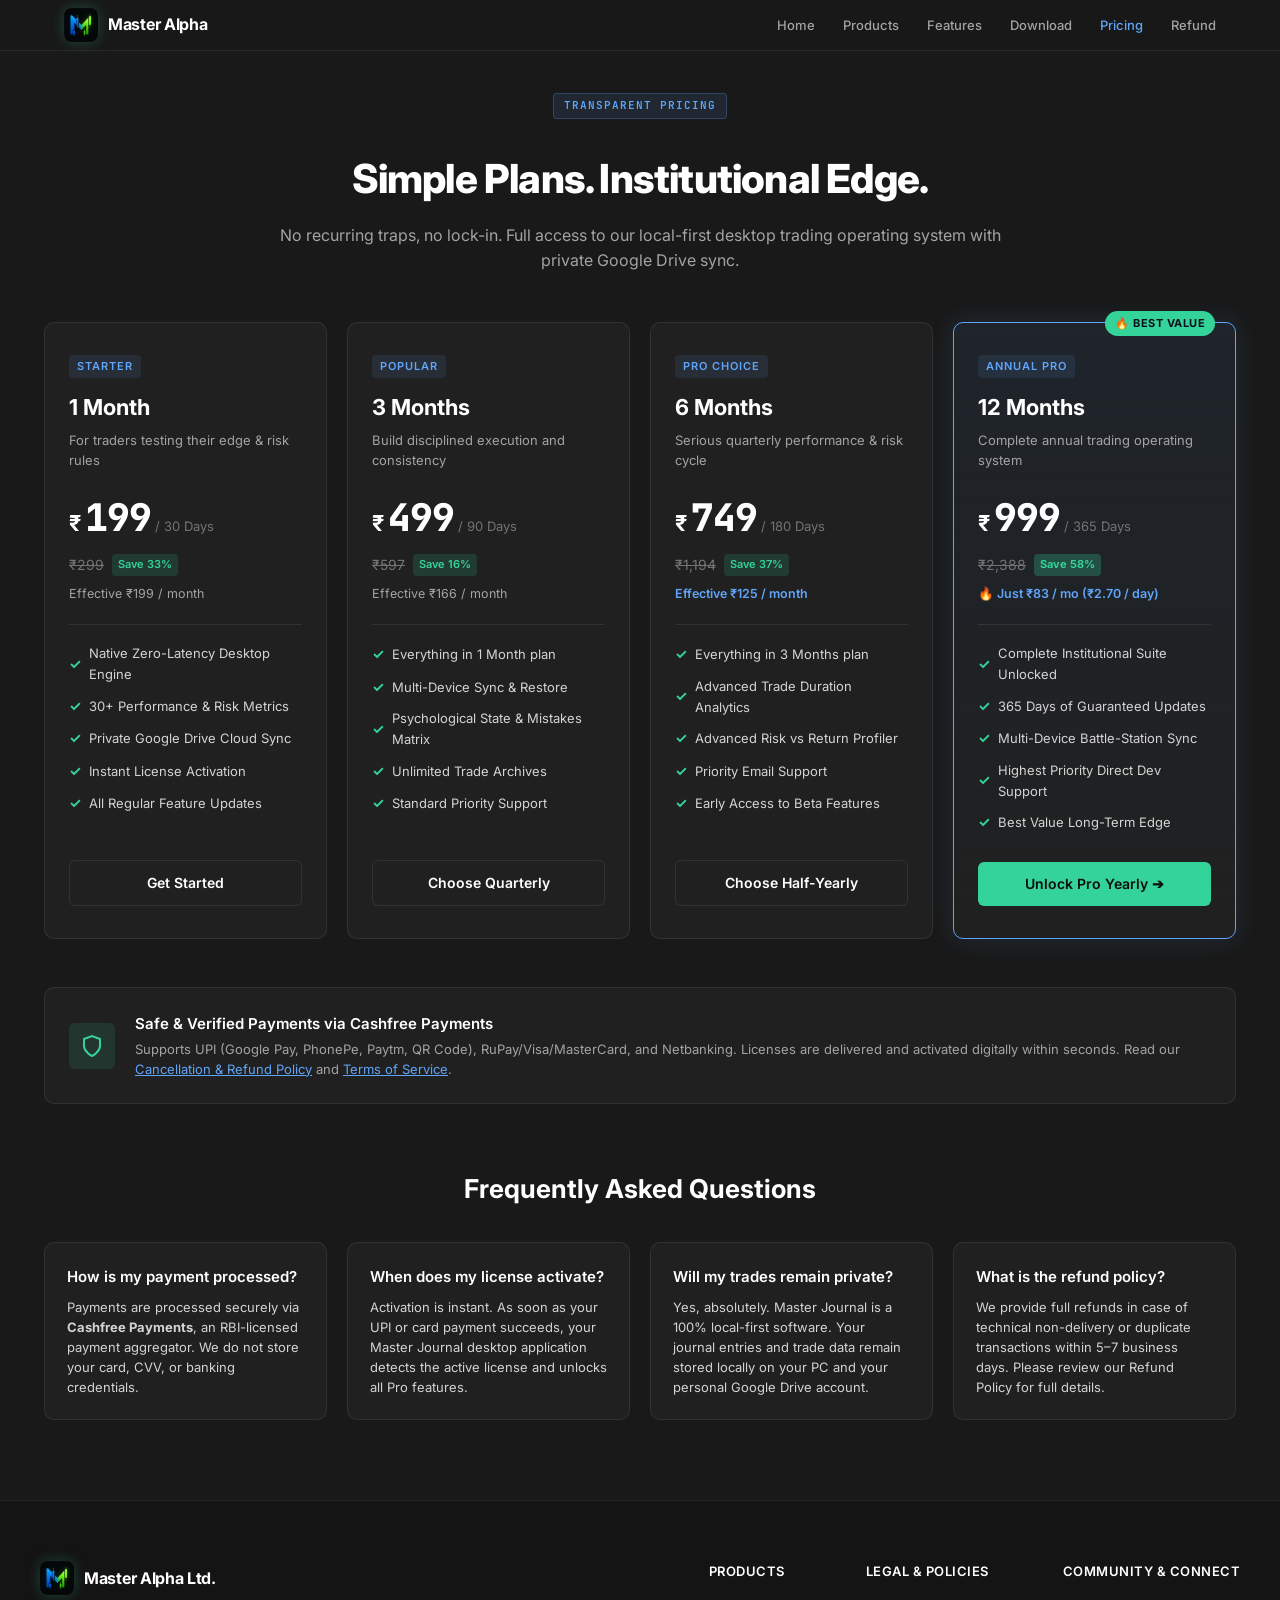
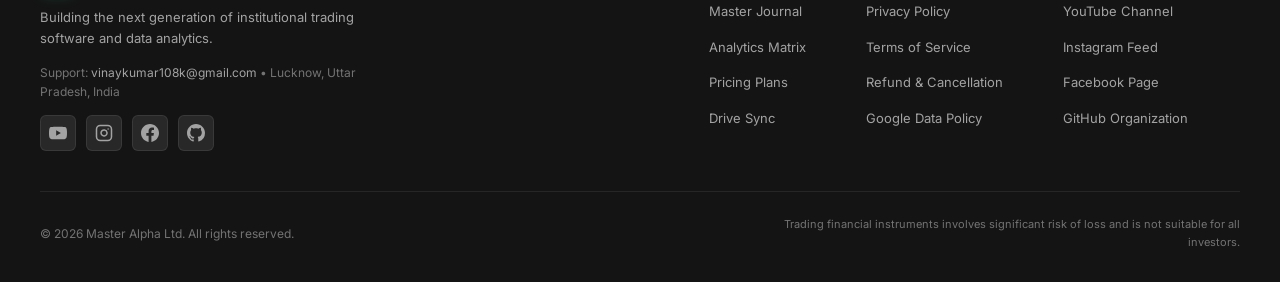
<file: pages/pricing.html>
<!DOCTYPE html>
<html lang="en">
<head>
  <meta charset="UTF-8">
  <meta name="viewport" content="width=device-width, initial-scale=1.0">
  <title>Pricing Plans — Master Alpha</title>
  <meta name="description" content="Transparent, honest pricing for Master Journal. Institutional-grade local-first desktop trading analytics software.">
  <link rel="icon" type="image/png" href="../images/favicon.png">
  <link rel="stylesheet" href="../style.css?v=5">
  <link rel="preconnect" href="https://fonts.googleapis.com">
  <link rel="preconnect" href="https://fonts.gstatic.com" crossorigin>
  <link href="https://fonts.googleapis.com/css2?family=Inter:wght@400;500;600;700;800&family=JetBrains+Mono:wght@400;500;600;700&display=swap" rel="stylesheet">
</head>
<body>
    <!-- Navigation Header -->
  <nav class="nav-bar">
    <div class="nav-container">
      <a href="../index.html" class="brand-logo">
        <img src="../images/logo.png" alt="Master Alpha Logo" class="brand-logo-img">
        <span class="brand-name">Master Alpha</span>
      </a>
      <div class="nav-links">
        <a href="../index.html">Home</a>
        <a href="../index.html#products">Products</a>
        <a href="../index.html#features">Features</a>
        <a href="download.html">Download</a>
        <a href="pricing.html" class="nav-active">Pricing</a>
        <a href="refund.html">Refund</a>
      </div>
      <button class="mobile-menu-btn" id="mobileMenuBtn" aria-label="Toggle Menu">
        <span></span><span></span><span></span>
      </button>
    </div>
  </nav>

  <main class="pricing-page-container">
    <!-- Header -->
    <div class="pricing-hero">
      <span class="section-tag">TRANSPARENT PRICING</span>
      <h1 class="pricing-hero-title">Simple Plans. Institutional Edge.</h1>
      <p class="pricing-hero-sub">
        No recurring traps, no lock-in. Full access to our local-first desktop trading operating system with private Google Drive sync.
      </p>
    </div>

    <!-- 4 Cards Grid -->
    <div class="pricing-grid">
      <!-- 1 Month (Starter) -->
      <div class="pricing-card">
        <div class="pricing-tag">Starter</div>
        <h3 class="plan-name">1 Month</h3>
        <p class="plan-desc">For traders testing their edge & risk rules</p>
        <div class="pricing-price">
          <span class="price-currency">₹</span>
          <span class="price-amount">199</span>
          <span class="price-duration">/ 30 Days</span>
        </div>
        <div class="price-discount">
          <span class="price-strike">₹299</span>
          <span class="save-badge">Save 33%</span>
        </div>
        <div class="effective-cost">Effective ₹199 / month</div>
        <ul class="pricing-features">
          <li><span class="check-icon">✓</span> Native Zero-Latency Desktop Engine</li>
          <li><span class="check-icon">✓</span> 30+ Performance & Risk Metrics</li>
          <li><span class="check-icon">✓</span> Private Google Drive Cloud Sync</li>
          <li><span class="check-icon">✓</span> Instant License Activation</li>
          <li><span class="check-icon">✓</span> All Regular Feature Updates</li>
        </ul>
        <a href="../index.html#products" class="btn-secondary btn-pricing">Get Started</a>
      </div>

      <!-- 3 Months (Quarterly) -->
      <div class="pricing-card">
        <div class="pricing-tag">Popular</div>
        <h3 class="plan-name">3 Months</h3>
        <p class="plan-desc">Build disciplined execution and consistency</p>
        <div class="pricing-price">
          <span class="price-currency">₹</span>
          <span class="price-amount">499</span>
          <span class="price-duration">/ 90 Days</span>
        </div>
        <div class="price-discount">
          <span class="price-strike">₹597</span>
          <span class="save-badge">Save 16%</span>
        </div>
        <div class="effective-cost">Effective ₹166 / month</div>
        <ul class="pricing-features">
          <li><span class="check-icon">✓</span> Everything in 1 Month plan</li>
          <li><span class="check-icon">✓</span> Multi-Device Sync & Restore</li>
          <li><span class="check-icon">✓</span> Psychological State & Mistakes Matrix</li>
          <li><span class="check-icon">✓</span> Unlimited Trade Archives</li>
          <li><span class="check-icon">✓</span> Standard Priority Support</li>
        </ul>
        <a href="../index.html#products" class="btn-secondary btn-pricing">Choose Quarterly</a>
      </div>

      <!-- 6 Months (Half-Yearly) -->
      <div class="pricing-card">
        <div class="pricing-tag">Pro Choice</div>
        <h3 class="plan-name">6 Months</h3>
        <p class="plan-desc">Serious quarterly performance & risk cycle</p>
        <div class="pricing-price">
          <span class="price-currency">₹</span>
          <span class="price-amount">749</span>
          <span class="price-duration">/ 180 Days</span>
        </div>
        <div class="price-discount">
          <span class="price-strike">₹1,194</span>
          <span class="save-badge">Save 37%</span>
        </div>
        <div class="effective-cost highlight">Effective ₹125 / month</div>
        <ul class="pricing-features">
          <li><span class="check-icon">✓</span> Everything in 3 Months plan</li>
          <li><span class="check-icon">✓</span> Advanced Trade Duration Analytics</li>
          <li><span class="check-icon">✓</span> Advanced Risk vs Return Profiler</li>
          <li><span class="check-icon">✓</span> Priority Email Support</li>
          <li><span class="check-icon">✓</span> Early Access to Beta Features</li>
        </ul>
        <a href="../index.html#products" class="btn-secondary btn-pricing">Choose Half-Yearly</a>
      </div>

      <!-- 12 Months (Annual - Best Value) -->
      <div class="pricing-card featured">
        <div class="pricing-badge-hot">🔥 BEST VALUE</div>
        <div class="pricing-tag">Annual Pro</div>
        <h3 class="plan-name">12 Months</h3>
        <p class="plan-desc">Complete annual trading operating system</p>
        <div class="pricing-price">
          <span class="price-currency">₹</span>
          <span class="price-amount">999</span>
          <span class="price-duration">/ 365 Days</span>
        </div>
        <div class="price-discount">
          <span class="price-strike">₹2,388</span>
          <span class="save-badge highlight">Save 58%</span>
        </div>
        <div class="effective-cost highlight">🔥 Just ₹83 / mo (₹2.70 / day)</div>
        <ul class="pricing-features">
          <li><span class="check-icon">✓</span> Complete Institutional Suite Unlocked</li>
          <li><span class="check-icon">✓</span> 365 Days of Guaranteed Updates</li>
          <li><span class="check-icon">✓</span> Multi-Device Battle-Station Sync</li>
          <li><span class="check-icon">✓</span> Highest Priority Direct Dev Support</li>
          <li><span class="check-icon">✓</span> Best Value Long-Term Edge</li>
        </ul>
        <a href="../index.html#products" class="btn-primary btn-pricing">Unlock Pro Yearly ➔</a>
      </div>
    </div>

    <!-- Security & Delivery Assurance Box -->
    <div class="pricing-security-box">
      <div class="security-badge-icon">
        <svg width="24" height="24" viewBox="0 0 24 24" fill="none" stroke="currentColor" stroke-width="2"><path d="M12 22s8-4 8-10V5l-8-3-8 3v7c0 6 8 10 8 10z"/></svg>
      </div>
      <div class="security-text">
        <h4>Safe & Verified Payments via Cashfree Payments</h4>
        <p>
          Supports UPI (Google Pay, PhonePe, Paytm, QR Code), RuPay/Visa/MasterCard, and Netbanking. 
          Licenses are delivered and activated digitally within seconds. 
          Read our <a href="refund.html">Cancellation & Refund Policy</a> and <a href="terms.html">Terms of Service</a>.
        </p>
      </div>
    </div>

    <!-- FAQ Section -->
    <div class="pricing-faq-section">
      <h2 class="faq-title">Frequently Asked Questions</h2>
      <div class="faq-grid">
        <div class="faq-item">
          <h4>How is my payment processed?</h4>
          <p>Payments are processed securely via <strong>Cashfree Payments</strong>, an RBI-licensed payment aggregator. We do not store your card, CVV, or banking credentials.</p>
        </div>
        <div class="faq-item">
          <h4>When does my license activate?</h4>
          <p>Activation is instant. As soon as your UPI or card payment succeeds, your Master Journal desktop application detects the active license and unlocks all Pro features.</p>
        </div>
        <div class="faq-item">
          <h4>Will my trades remain private?</h4>
          <p>Yes, absolutely. Master Journal is a 100% local-first software. Your journal entries and trade data remain stored locally on your PC and your personal Google Drive account.</p>
        </div>
        <div class="faq-item">
          <h4>What is the refund policy?</h4>
          <p>We provide full refunds in case of technical non-delivery or duplicate transactions within 5–7 business days. Please review our <a href="refund.html">Refund Policy</a> for full details.</p>
        </div>
      </div>
    </div>
  </main>

    <!-- Footer -->
  <footer class="footer-bar">
    <div class="footer-container">
      <div class="footer-brand">
        <div class="brand-logo">
          <img src="../images/logo.png" alt="Master Alpha Logo" class="brand-logo-img">
          <span class="brand-name">Master Alpha Ltd.</span>
        </div>
        <p class="footer-desc">
          Building the next generation of institutional trading software and data analytics.
        </p>
        <p class="footer-contact">
          Support: <a href="mailto:vinaykumar108k@gmail.com">vinaykumar108k@gmail.com</a> • Lucknow, Uttar Pradesh, India
        </p>
        <div class="footer-social-links">
          <a href="https://www.youtube.com/@masteralpha.v" target="_blank" rel="noopener" aria-label="YouTube" class="social-btn social-youtube">
            <svg width="18" height="18" viewBox="0 0 24 24" fill="currentColor"><path d="M23.498 6.186a3.016 3.016 0 0 0-2.122-2.136C19.505 3.545 12 3.545 12 3.545s-7.505 0-9.377.505A3.017 3.017 0 0 0 .502 6.186C0 8.07 0 12 0 12s0 3.93.502 5.814a3.016 3.016 0 0 0 2.122 2.136c1.871.505 9.376.505 9.376.505s7.505 0 9.377-.505a3.015 3.015 0 0 0 2.122-2.136C24 15.93 24 12 24 12s0-3.93-.502-5.814zM9.545 15.568V8.432L15.818 12l-6.273 3.568z"/></svg>
          </a>
          <a href="https://www.instagram.com/masteralpha.v/" target="_blank" rel="noopener" aria-label="Instagram" class="social-btn social-instagram">
            <svg width="18" height="18" viewBox="0 0 24 24" fill="none" stroke="currentColor" stroke-width="2" stroke-linecap="round" stroke-linejoin="round"><rect x="2" y="2" width="20" height="20" rx="5" ry="5"></rect><path d="M16 11.37A4 4 0 1 1 12.63 8 4 4 0 0 1 16 11.37z"></path><line x1="17.5" y1="6.5" x2="17.51" y2="6.5"></line></svg>
          </a>
          <a href="https://www.facebook.com/masteralpha.v" target="_blank" rel="noopener" aria-label="Facebook" class="social-btn social-facebook">
            <svg width="18" height="18" viewBox="0 0 24 24" fill="currentColor"><path d="M24 12.073c0-6.627-5.373-12-12-12s-12 5.373-12 12c0 5.99 4.388 10.954 10.125 11.854v-8.385H7.078v-3.47h3.047V9.43c0-3.007 1.792-4.669 4.533-4.669 1.312 0 2.686.235 2.686.235v2.953H15.83c-1.491 0-1.956.925-1.956 1.874v2.25h3.328l-.532 3.47h-2.796v8.385C19.612 23.027 24 18.062 24 12.073z"/></svg>
          </a>
          <a href="https://github.com/masteralpha-v" target="_blank" rel="noopener" aria-label="GitHub" class="social-btn social-github">
            <svg width="18" height="18" viewBox="0 0 24 24" fill="currentColor"><path d="M12 0C5.37 0 0 5.37 0 12c0 5.31 3.435 9.795 8.205 11.385.6.105.825-.255.825-.57 0-.285-.015-1.23-.015-2.235-3.015.555-3.795-.735-4.035-1.41-.135-.345-.72-1.41-1.23-1.695-.42-.225-1.02-.78-.015-.795.945-.015 1.62.87 1.845 1.23 1.08 1.815 2.805 1.305 3.495.99.105-.78.42-1.305.765-1.605-2.67-.3-5.46-1.335-5.46-5.925 0-1.305.465-2.385 1.23-3.225-.12-.3-.54-1.53.12-3.18 0 0 1.005-.315 3.3 1.23.96-.27 1.98-.405 3-.405s2.04.135 3 .405c2.295-1.56 3.3-1.23 3.3-1.23.66 1.65.24 2.88.12 3.18.765.84 1.23 1.905 1.23 3.225 0 4.605-2.805 5.625-5.475 5.925.435.375.81 1.095.81 2.22 0 1.605-.015 2.895-.015 3.3 0 .315.225.69.825.57A12.02 12.02 0 0 0 24 12c0-6.63-5.37-12-12-12z"/></svg>
          </a>
        </div>
      </div>
      <div class="footer-columns">
        <div class="footer-col">
          <h4>Products</h4>
          <ul>
            <li><a href="../index.html#products">Master Journal</a></li>
            <li><a href="../index.html#features">Analytics Matrix</a></li>
            <li><a href="pricing.html">Pricing Plans</a></li>
            <li><a href="../index.html#security">Drive Sync</a></li>
          </ul>
        </div>
        <div class="footer-col">
          <h4>Legal & Policies</h4>
          <ul>
            <li><a href="privacy.html">Privacy Policy</a></li>
            <li><a href="terms.html">Terms of Service</a></li>
            <li><a href="refund.html">Refund & Cancellation</a></li>
            <li><a href="privacy.html#google-data">Google Data Policy</a></li>
          </ul>
        </div>
        <div class="footer-col">
          <h4>Community & Connect</h4>
          <ul>
            <li><a href="https://www.youtube.com/@masteralpha.v" target="_blank" rel="noopener">YouTube Channel</a></li>
            <li><a href="https://www.instagram.com/masteralpha.v/" target="_blank" rel="noopener">Instagram Feed</a></li>
            <li><a href="https://www.facebook.com/masteralpha.v" target="_blank" rel="noopener">Facebook Page</a></li>
            <li><a href="https://github.com/masteralpha-v" target="_blank" rel="noopener">GitHub Organization</a></li>
          </ul>
        </div>
      </div>
    </div>
    <div class="footer-bottom">
      <p>© 2026 Master Alpha Ltd. All rights reserved.</p>
      <p class="disclaimer">Trading financial instruments involves significant risk of loss and is not suitable for all investors.</p>
    </div>
  </footer>
</body>
</html>
</file>
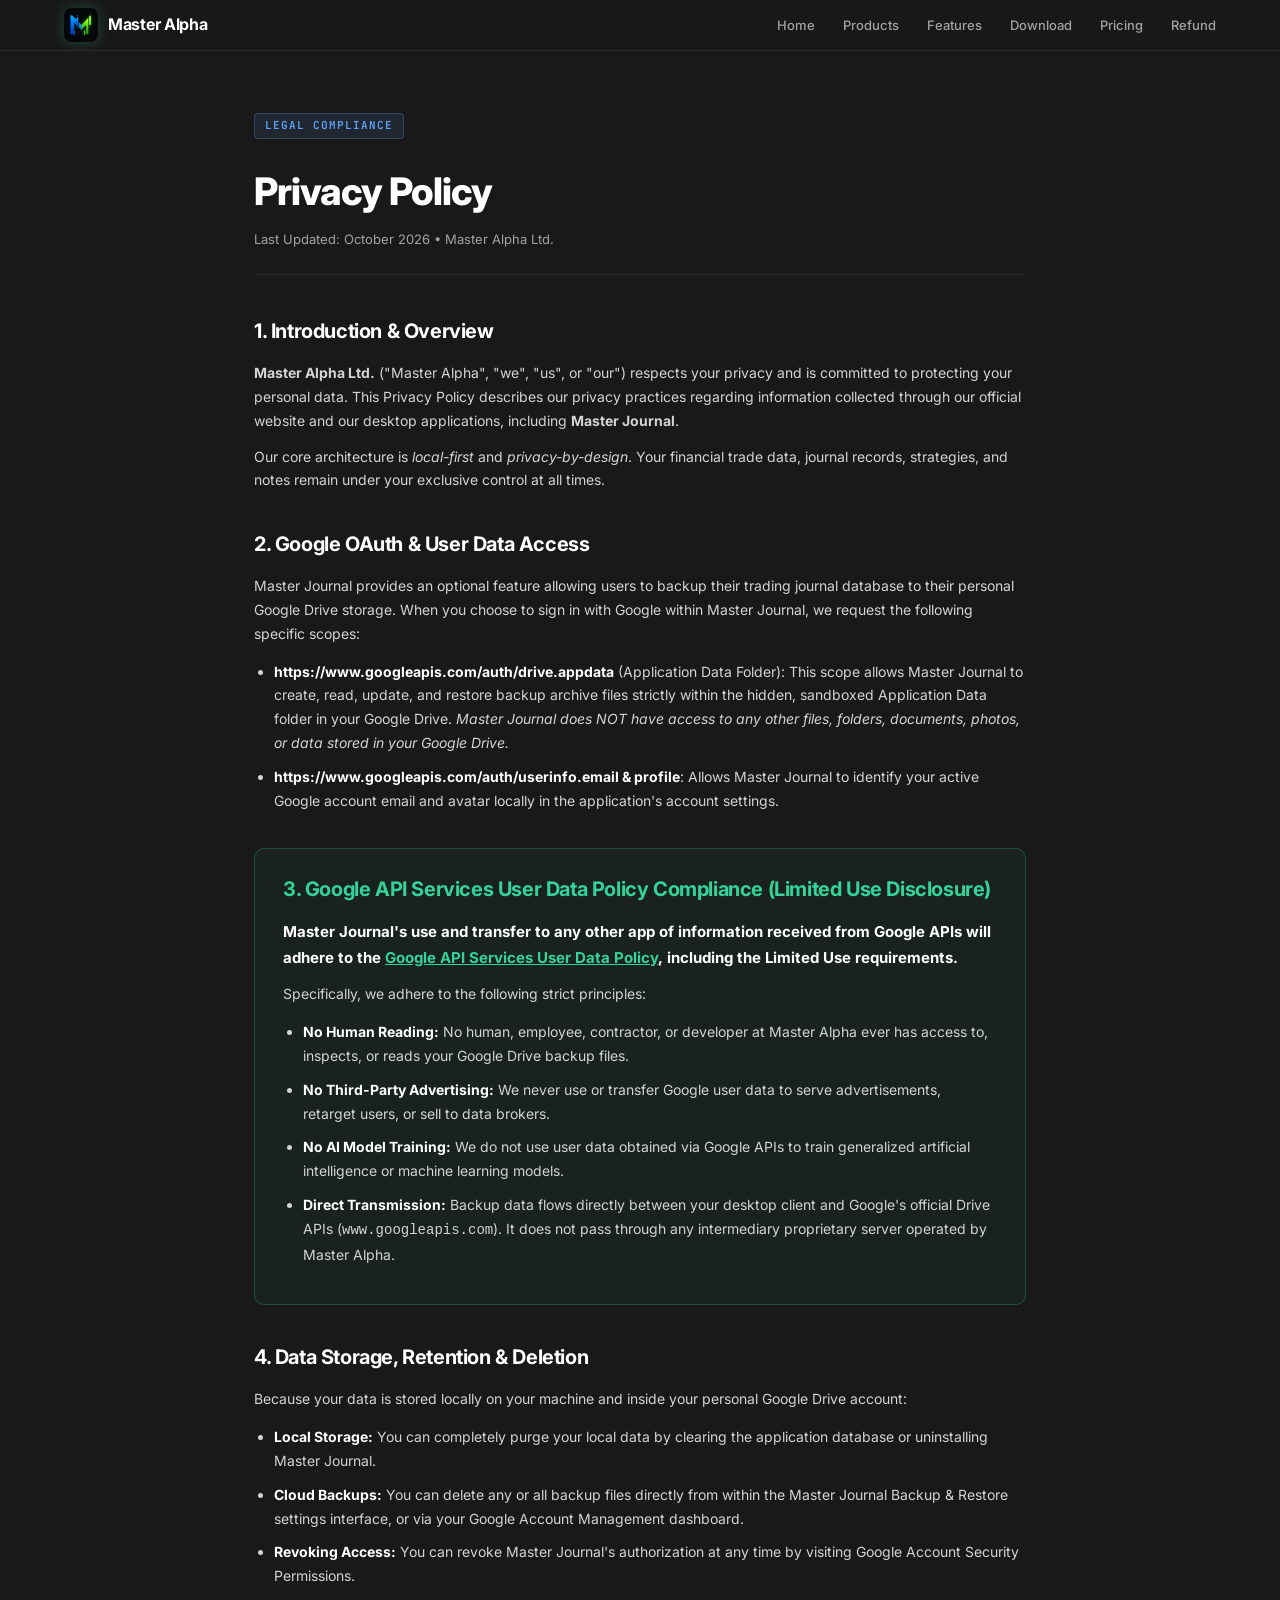
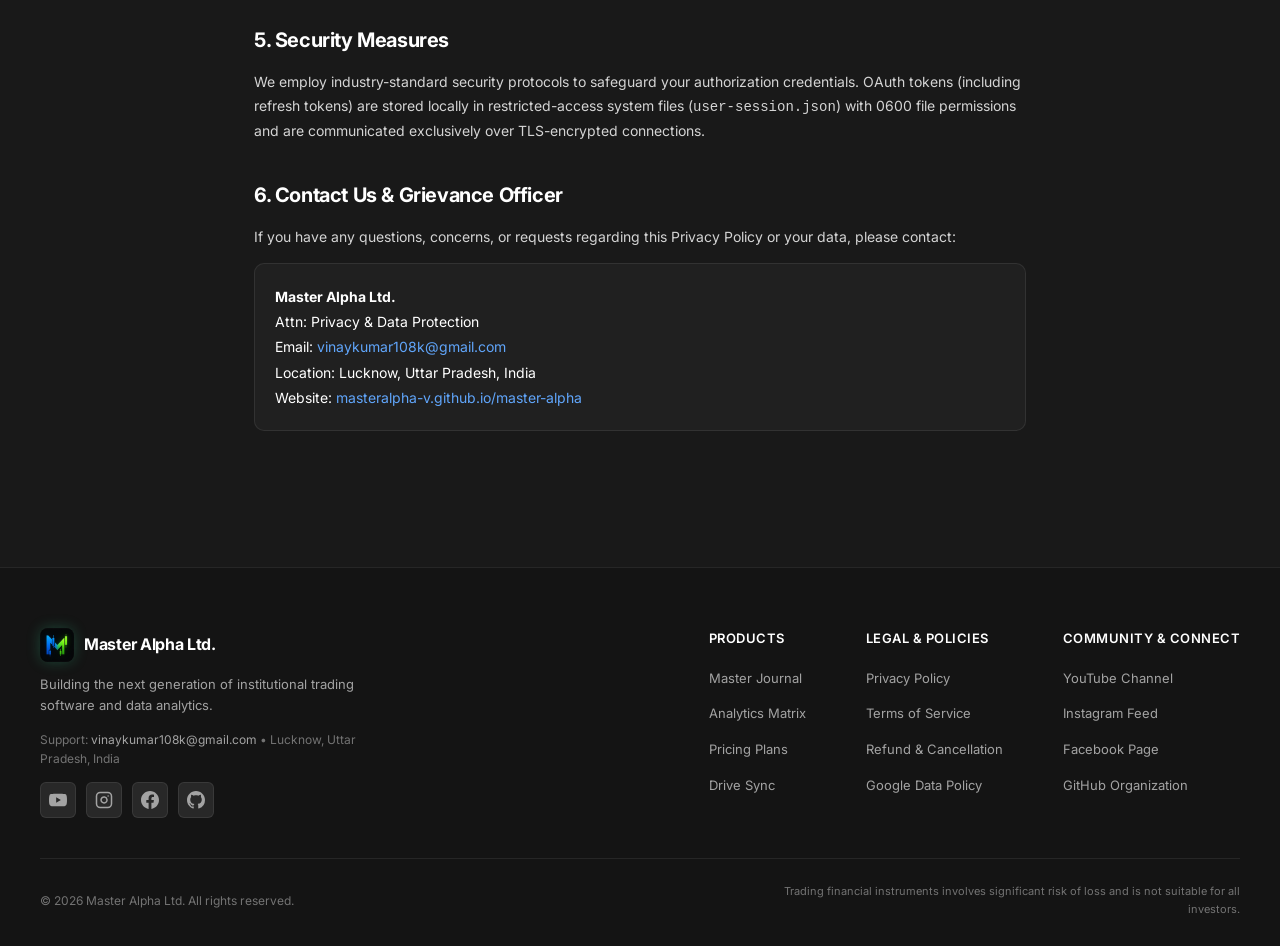
<file: pages/privacy.html>
<!DOCTYPE html>
<html lang="en">
<head>
  <meta charset="UTF-8">
  <meta name="viewport" content="width=device-width, initial-scale=1.0">
  <title>Privacy Policy — Master Alpha</title>
  <meta name="description" content="Official Privacy Policy for Master Alpha and Master Journal, including Google API Services User Data Policy compliance statement.">
  <link rel="icon" type="image/png" href="../images/favicon.png">
  <link rel="stylesheet" href="../style.css?v=5">
  <link rel="preconnect" href="https://fonts.googleapis.com">
  <link rel="preconnect" href="https://fonts.gstatic.com" crossorigin>
  <link href="https://fonts.googleapis.com/css2?family=Inter:wght@400;500;600;700;800&family=JetBrains+Mono:wght@400;500;600&display=swap" rel="stylesheet">
</head>
<body>
    <!-- Navigation Header -->
  <nav class="nav-bar">
    <div class="nav-container">
      <a href="../index.html" class="brand-logo">
        <img src="../images/logo.png" alt="Master Alpha Logo" class="brand-logo-img">
        <span class="brand-name">Master Alpha</span>
      </a>
      <div class="nav-links">
        <a href="../index.html">Home</a>
        <a href="../index.html#products">Products</a>
        <a href="../index.html#features">Features</a>
        <a href="download.html">Download</a>
        <a href="pricing.html">Pricing</a>
        <a href="refund.html">Refund</a>
      </div>
      <button class="mobile-menu-btn" id="mobileMenuBtn" aria-label="Toggle Menu">
        <span></span><span></span><span></span>
      </button>
    </div>
  </nav>

  <main class="legal-container">
    <div class="legal-header">
      <span class="section-tag">LEGAL COMPLIANCE</span>
      <h1>Privacy Policy</h1>
      <p class="legal-date">Last Updated: October 2026 • Master Alpha Ltd.</p>
    </div>

    <section class="legal-section">
      <h2>1. Introduction & Overview</h2>
      <p>
        <strong>Master Alpha Ltd.</strong> ("Master Alpha", "we", "us", or "our") respects your privacy and is committed to protecting your personal data. 
        This Privacy Policy describes our privacy practices regarding information collected through our official website and our desktop applications, including <strong>Master Journal</strong>.
      </p>
      <p>
        Our core architecture is <em>local-first</em> and <em>privacy-by-design</em>. Your financial trade data, journal records, strategies, and notes remain under your exclusive control at all times.
      </p>
    </section>

    <section class="legal-section" id="google-data">
      <h2>2. Google OAuth & User Data Access</h2>
      <p>
        Master Journal provides an optional feature allowing users to backup their trading journal database to their personal Google Drive storage. 
        When you choose to sign in with Google within Master Journal, we request the following specific scopes:
      </p>
      <ul class="legal-list">
        <li>
          <strong>https://www.googleapis.com/auth/drive.appdata</strong> (Application Data Folder): 
          This scope allows Master Journal to create, read, update, and restore backup archive files strictly within the hidden, sandboxed Application Data folder in your Google Drive. 
          <em>Master Journal does NOT have access to any other files, folders, documents, photos, or data stored in your Google Drive.</em>
        </li>
        <li>
          <strong>https://www.googleapis.com/auth/userinfo.email & profile</strong>: 
          Allows Master Journal to identify your active Google account email and avatar locally in the application's account settings.
        </li>
      </ul>
    </section>

    <section class="legal-section highlight-box">
      <h2>3. Google API Services User Data Policy Compliance (Limited Use Disclosure)</h2>
      <p class="highlight-text">
        <strong>Master Journal's use and transfer to any other app of information received from Google APIs will adhere to the <a href="https://developers.google.com/terms/api-services-user-data-policy" target="_blank" rel="noopener">Google API Services User Data Policy</a>, including the Limited Use requirements.</strong>
      </p>
      <p>Specifically, we adhere to the following strict principles:</p>
      <ul class="legal-list">
        <li><strong>No Human Reading:</strong> No human, employee, contractor, or developer at Master Alpha ever has access to, inspects, or reads your Google Drive backup files.</li>
        <li><strong>No Third-Party Advertising:</strong> We never use or transfer Google user data to serve advertisements, retarget users, or sell to data brokers.</li>
        <li><strong>No AI Model Training:</strong> We do not use user data obtained via Google APIs to train generalized artificial intelligence or machine learning models.</li>
        <li><strong>Direct Transmission:</strong> Backup data flows directly between your desktop client and Google's official Drive APIs (<code>www.googleapis.com</code>). It does not pass through any intermediary proprietary server operated by Master Alpha.</li>
      </ul>
    </section>

    <section class="legal-section">
      <h2>4. Data Storage, Retention & Deletion</h2>
      <p>
        Because your data is stored locally on your machine and inside your personal Google Drive account:
      </p>
      <ul class="legal-list">
        <li><strong>Local Storage:</strong> You can completely purge your local data by clearing the application database or uninstalling Master Journal.</li>
        <li><strong>Cloud Backups:</strong> You can delete any or all backup files directly from within the Master Journal Backup & Restore settings interface, or via your Google Account Management dashboard.</li>
        <li><strong>Revoking Access:</strong> You can revoke Master Journal's authorization at any time by visiting <a href="https://myaccount.google.com/permissions" target="_blank" rel="noopener">Google Account Security Permissions</a>.</li>
      </ul>
    </section>

    <section class="legal-section">
      <h2>5. Security Measures</h2>
      <p>
        We employ industry-standard security protocols to safeguard your authorization credentials. OAuth tokens (including refresh tokens) are stored locally in restricted-access system files (<code>user-session.json</code>) with 0600 file permissions and are communicated exclusively over TLS-encrypted connections.
      </p>
    </section>

    <section class="legal-section">
      <h2>6. Contact Us & Grievance Officer</h2>
      <p>If you have any questions, concerns, or requests regarding this Privacy Policy or your data, please contact:</p>
      <div class="contact-card">
        <strong>Master Alpha Ltd.</strong><br>
        Attn: Privacy & Data Protection<br>
        Email: <a href="mailto:vinaykumar108k@gmail.com">vinaykumar108k@gmail.com</a><br>
        Location: Lucknow, Uttar Pradesh, India<br>
        Website: <a href="https://masteralpha-v.github.io/master-alpha/">masteralpha-v.github.io/master-alpha</a>
      </div>
    </section>
  </main>

    <!-- Footer -->
  <footer class="footer-bar">
    <div class="footer-container">
      <div class="footer-brand">
        <div class="brand-logo">
          <img src="../images/logo.png" alt="Master Alpha Logo" class="brand-logo-img">
          <span class="brand-name">Master Alpha Ltd.</span>
        </div>
        <p class="footer-desc">
          Building the next generation of institutional trading software and data analytics.
        </p>
        <p class="footer-contact">
          Support: <a href="mailto:vinaykumar108k@gmail.com">vinaykumar108k@gmail.com</a> • Lucknow, Uttar Pradesh, India
        </p>
        <div class="footer-social-links">
          <a href="https://www.youtube.com/@masteralpha.v" target="_blank" rel="noopener" aria-label="YouTube" class="social-btn social-youtube">
            <svg width="18" height="18" viewBox="0 0 24 24" fill="currentColor"><path d="M23.498 6.186a3.016 3.016 0 0 0-2.122-2.136C19.505 3.545 12 3.545 12 3.545s-7.505 0-9.377.505A3.017 3.017 0 0 0 .502 6.186C0 8.07 0 12 0 12s0 3.93.502 5.814a3.016 3.016 0 0 0 2.122 2.136c1.871.505 9.376.505 9.376.505s7.505 0 9.377-.505a3.015 3.015 0 0 0 2.122-2.136C24 15.93 24 12 24 12s0-3.93-.502-5.814zM9.545 15.568V8.432L15.818 12l-6.273 3.568z"/></svg>
          </a>
          <a href="https://www.instagram.com/masteralpha.v/" target="_blank" rel="noopener" aria-label="Instagram" class="social-btn social-instagram">
            <svg width="18" height="18" viewBox="0 0 24 24" fill="none" stroke="currentColor" stroke-width="2" stroke-linecap="round" stroke-linejoin="round"><rect x="2" y="2" width="20" height="20" rx="5" ry="5"></rect><path d="M16 11.37A4 4 0 1 1 12.63 8 4 4 0 0 1 16 11.37z"></path><line x1="17.5" y1="6.5" x2="17.51" y2="6.5"></line></svg>
          </a>
          <a href="https://www.facebook.com/masteralpha.v" target="_blank" rel="noopener" aria-label="Facebook" class="social-btn social-facebook">
            <svg width="18" height="18" viewBox="0 0 24 24" fill="currentColor"><path d="M24 12.073c0-6.627-5.373-12-12-12s-12 5.373-12 12c0 5.99 4.388 10.954 10.125 11.854v-8.385H7.078v-3.47h3.047V9.43c0-3.007 1.792-4.669 4.533-4.669 1.312 0 2.686.235 2.686.235v2.953H15.83c-1.491 0-1.956.925-1.956 1.874v2.25h3.328l-.532 3.47h-2.796v8.385C19.612 23.027 24 18.062 24 12.073z"/></svg>
          </a>
          <a href="https://github.com/masteralpha-v" target="_blank" rel="noopener" aria-label="GitHub" class="social-btn social-github">
            <svg width="18" height="18" viewBox="0 0 24 24" fill="currentColor"><path d="M12 0C5.37 0 0 5.37 0 12c0 5.31 3.435 9.795 8.205 11.385.6.105.825-.255.825-.57 0-.285-.015-1.23-.015-2.235-3.015.555-3.795-.735-4.035-1.41-.135-.345-.72-1.41-1.23-1.695-.42-.225-1.02-.78-.015-.795.945-.015 1.62.87 1.845 1.23 1.08 1.815 2.805 1.305 3.495.99.105-.78.42-1.305.765-1.605-2.67-.3-5.46-1.335-5.46-5.925 0-1.305.465-2.385 1.23-3.225-.12-.3-.54-1.53.12-3.18 0 0 1.005-.315 3.3 1.23.96-.27 1.98-.405 3-.405s2.04.135 3 .405c2.295-1.56 3.3-1.23 3.3-1.23.66 1.65.24 2.88.12 3.18.765.84 1.23 1.905 1.23 3.225 0 4.605-2.805 5.625-5.475 5.925.435.375.81 1.095.81 2.22 0 1.605-.015 2.895-.015 3.3 0 .315.225.69.825.57A12.02 12.02 0 0 0 24 12c0-6.63-5.37-12-12-12z"/></svg>
          </a>
        </div>
      </div>
      <div class="footer-columns">
        <div class="footer-col">
          <h4>Products</h4>
          <ul>
            <li><a href="../index.html#products">Master Journal</a></li>
            <li><a href="../index.html#features">Analytics Matrix</a></li>
            <li><a href="pricing.html">Pricing Plans</a></li>
            <li><a href="../index.html#security">Drive Sync</a></li>
          </ul>
        </div>
        <div class="footer-col">
          <h4>Legal & Policies</h4>
          <ul>
            <li><a href="privacy.html">Privacy Policy</a></li>
            <li><a href="terms.html">Terms of Service</a></li>
            <li><a href="refund.html">Refund & Cancellation</a></li>
            <li><a href="privacy.html#google-data">Google Data Policy</a></li>
          </ul>
        </div>
        <div class="footer-col">
          <h4>Community & Connect</h4>
          <ul>
            <li><a href="https://www.youtube.com/@masteralpha.v" target="_blank" rel="noopener">YouTube Channel</a></li>
            <li><a href="https://www.instagram.com/masteralpha.v/" target="_blank" rel="noopener">Instagram Feed</a></li>
            <li><a href="https://www.facebook.com/masteralpha.v" target="_blank" rel="noopener">Facebook Page</a></li>
            <li><a href="https://github.com/masteralpha-v" target="_blank" rel="noopener">GitHub Organization</a></li>
          </ul>
        </div>
      </div>
    </div>
    <div class="footer-bottom">
      <p>© 2026 Master Alpha Ltd. All rights reserved.</p>
      <p class="disclaimer">Trading financial instruments involves significant risk of loss and is not suitable for all investors.</p>
    </div>
  </footer>
</body>
</html>
</file>
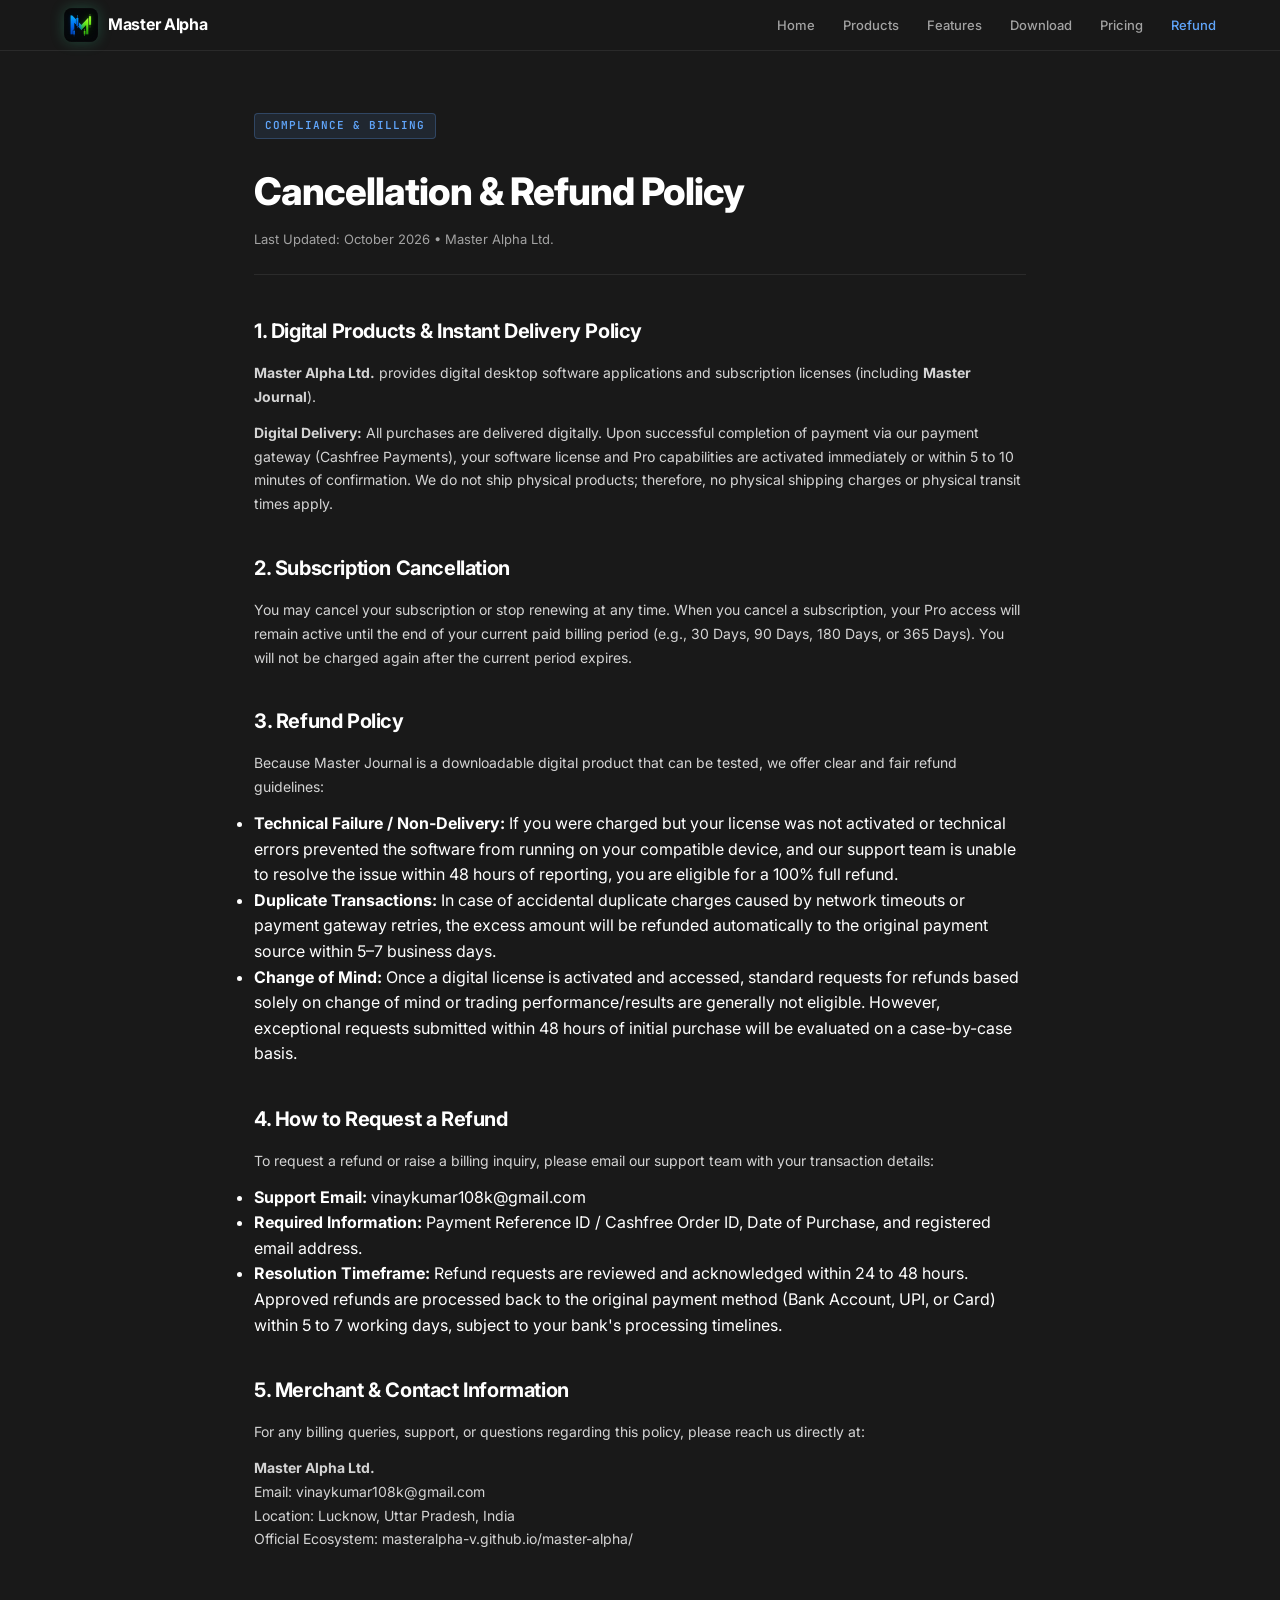
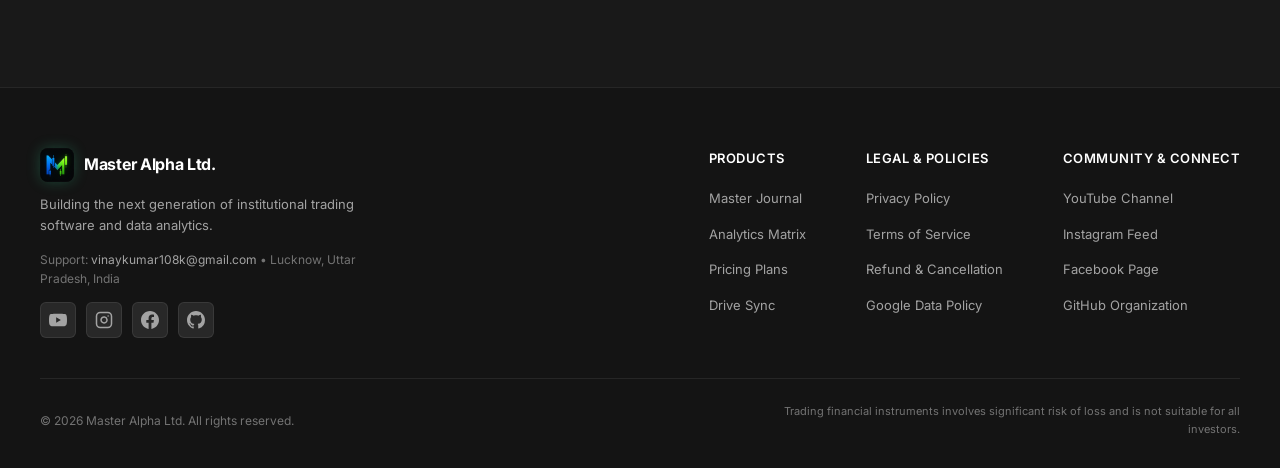
<file: pages/refund.html>
<!DOCTYPE html>
<html lang="en">
<head>
  <meta charset="UTF-8">
  <meta name="viewport" content="width=device-width, initial-scale=1.0">
  <title>Cancellation & Refund Policy — Master Alpha</title>
  <meta name="description" content="Official Cancellation, Refund and Digital Delivery Policy for Master Alpha and Master Journal.">
  <link rel="icon" type="image/png" href="../images/favicon.png">
  <link rel="stylesheet" href="../style.css?v=5">
  <link rel="preconnect" href="https://fonts.googleapis.com">
  <link rel="preconnect" href="https://fonts.gstatic.com" crossorigin>
  <link href="https://fonts.googleapis.com/css2?family=Inter:wght@400;500;600;700;800&family=JetBrains+Mono:wght@400;500;600&display=swap" rel="stylesheet">
</head>
<body>
    <!-- Navigation Header -->
  <nav class="nav-bar">
    <div class="nav-container">
      <a href="../index.html" class="brand-logo">
        <img src="../images/logo.png" alt="Master Alpha Logo" class="brand-logo-img">
        <span class="brand-name">Master Alpha</span>
      </a>
      <div class="nav-links">
        <a href="../index.html">Home</a>
        <a href="../index.html#products">Products</a>
        <a href="../index.html#features">Features</a>
        <a href="download.html">Download</a>
        <a href="pricing.html">Pricing</a>
        <a href="refund.html" class="nav-active">Refund</a>
      </div>
      <button class="mobile-menu-btn" id="mobileMenuBtn" aria-label="Toggle Menu">
        <span></span><span></span><span></span>
      </button>
    </div>
  </nav>

  <main class="legal-container">
    <div class="legal-header">
      <span class="section-tag">COMPLIANCE & BILLING</span>
      <h1>Cancellation & Refund Policy</h1>
      <p class="legal-date">Last Updated: October 2026 • Master Alpha Ltd.</p>
    </div>

    <section class="legal-section">
      <h2>1. Digital Products & Instant Delivery Policy</h2>
      <p>
        <strong>Master Alpha Ltd.</strong> provides digital desktop software applications and subscription licenses (including <strong>Master Journal</strong>).
      </p>
      <p>
        <strong>Digital Delivery:</strong> All purchases are delivered digitally. Upon successful completion of payment via our payment gateway (Cashfree Payments), your software license and Pro capabilities are activated immediately or within 5 to 10 minutes of confirmation. We do not ship physical products; therefore, no physical shipping charges or physical transit times apply.
      </p>
    </section>

    <section class="legal-section">
      <h2>2. Subscription Cancellation</h2>
      <p>
        You may cancel your subscription or stop renewing at any time. When you cancel a subscription, your Pro access will remain active until the end of your current paid billing period (e.g., 30 Days, 90 Days, 180 Days, or 365 Days). You will not be charged again after the current period expires.
      </p>
    </section>

    <section class="legal-section">
      <h2>3. Refund Policy</h2>
      <p>
        Because Master Journal is a downloadable digital product that can be tested, we offer clear and fair refund guidelines:
      </p>
      <ul>
        <li><strong>Technical Failure / Non-Delivery:</strong> If you were charged but your license was not activated or technical errors prevented the software from running on your compatible device, and our support team is unable to resolve the issue within 48 hours of reporting, you are eligible for a 100% full refund.</li>
        <li><strong>Duplicate Transactions:</strong> In case of accidental duplicate charges caused by network timeouts or payment gateway retries, the excess amount will be refunded automatically to the original payment source within 5–7 business days.</li>
        <li><strong>Change of Mind:</strong> Once a digital license is activated and accessed, standard requests for refunds based solely on change of mind or trading performance/results are generally not eligible. However, exceptional requests submitted within 48 hours of initial purchase will be evaluated on a case-by-case basis.</li>
      </ul>
    </section>

    <section class="legal-section">
      <h2>4. How to Request a Refund</h2>
      <p>
        To request a refund or raise a billing inquiry, please email our support team with your transaction details:
      </p>
      <ul>
        <li><strong>Support Email:</strong> <a href="mailto:vinaykumar108k@gmail.com">vinaykumar108k@gmail.com</a></li>
        <li><strong>Required Information:</strong> Payment Reference ID / Cashfree Order ID, Date of Purchase, and registered email address.</li>
        <li><strong>Resolution Timeframe:</strong> Refund requests are reviewed and acknowledged within 24 to 48 hours. Approved refunds are processed back to the original payment method (Bank Account, UPI, or Card) within 5 to 7 working days, subject to your bank's processing timelines.</li>
      </ul>
    </section>

    <section class="legal-section">
      <h2>5. Merchant & Contact Information</h2>
      <p>
        For any billing queries, support, or questions regarding this policy, please reach us directly at:
      </p>
      <p>
        <strong>Master Alpha Ltd.</strong><br>
        Email: <a href="mailto:vinaykumar108k@gmail.com">vinaykumar108k@gmail.com</a><br>
        Location: Lucknow, Uttar Pradesh, India<br>
        Official Ecosystem: <a href="https://masteralpha-v.github.io/master-alpha/">masteralpha-v.github.io/master-alpha/</a>
      </p>
    </section>
  </main>

    <!-- Footer -->
  <footer class="footer-bar">
    <div class="footer-container">
      <div class="footer-brand">
        <div class="brand-logo">
          <img src="../images/logo.png" alt="Master Alpha Logo" class="brand-logo-img">
          <span class="brand-name">Master Alpha Ltd.</span>
        </div>
        <p class="footer-desc">
          Building the next generation of institutional trading software and data analytics.
        </p>
        <p class="footer-contact">
          Support: <a href="mailto:vinaykumar108k@gmail.com">vinaykumar108k@gmail.com</a> • Lucknow, Uttar Pradesh, India
        </p>
        <div class="footer-social-links">
          <a href="https://www.youtube.com/@masteralpha.v" target="_blank" rel="noopener" aria-label="YouTube" class="social-btn social-youtube">
            <svg width="18" height="18" viewBox="0 0 24 24" fill="currentColor"><path d="M23.498 6.186a3.016 3.016 0 0 0-2.122-2.136C19.505 3.545 12 3.545 12 3.545s-7.505 0-9.377.505A3.017 3.017 0 0 0 .502 6.186C0 8.07 0 12 0 12s0 3.93.502 5.814a3.016 3.016 0 0 0 2.122 2.136c1.871.505 9.376.505 9.376.505s7.505 0 9.377-.505a3.015 3.015 0 0 0 2.122-2.136C24 15.93 24 12 24 12s0-3.93-.502-5.814zM9.545 15.568V8.432L15.818 12l-6.273 3.568z"/></svg>
          </a>
          <a href="https://www.instagram.com/masteralpha.v/" target="_blank" rel="noopener" aria-label="Instagram" class="social-btn social-instagram">
            <svg width="18" height="18" viewBox="0 0 24 24" fill="none" stroke="currentColor" stroke-width="2" stroke-linecap="round" stroke-linejoin="round"><rect x="2" y="2" width="20" height="20" rx="5" ry="5"></rect><path d="M16 11.37A4 4 0 1 1 12.63 8 4 4 0 0 1 16 11.37z"></path><line x1="17.5" y1="6.5" x2="17.51" y2="6.5"></line></svg>
          </a>
          <a href="https://www.facebook.com/masteralpha.v" target="_blank" rel="noopener" aria-label="Facebook" class="social-btn social-facebook">
            <svg width="18" height="18" viewBox="0 0 24 24" fill="currentColor"><path d="M24 12.073c0-6.627-5.373-12-12-12s-12 5.373-12 12c0 5.99 4.388 10.954 10.125 11.854v-8.385H7.078v-3.47h3.047V9.43c0-3.007 1.792-4.669 4.533-4.669 1.312 0 2.686.235 2.686.235v2.953H15.83c-1.491 0-1.956.925-1.956 1.874v2.25h3.328l-.532 3.47h-2.796v8.385C19.612 23.027 24 18.062 24 12.073z"/></svg>
          </a>
          <a href="https://github.com/masteralpha-v" target="_blank" rel="noopener" aria-label="GitHub" class="social-btn social-github">
            <svg width="18" height="18" viewBox="0 0 24 24" fill="currentColor"><path d="M12 0C5.37 0 0 5.37 0 12c0 5.31 3.435 9.795 8.205 11.385.6.105.825-.255.825-.57 0-.285-.015-1.23-.015-2.235-3.015.555-3.795-.735-4.035-1.41-.135-.345-.72-1.41-1.23-1.695-.42-.225-1.02-.78-.015-.795.945-.015 1.62.87 1.845 1.23 1.08 1.815 2.805 1.305 3.495.99.105-.78.42-1.305.765-1.605-2.67-.3-5.46-1.335-5.46-5.925 0-1.305.465-2.385 1.23-3.225-.12-.3-.54-1.53.12-3.18 0 0 1.005-.315 3.3 1.23.96-.27 1.98-.405 3-.405s2.04.135 3 .405c2.295-1.56 3.3-1.23 3.3-1.23.66 1.65.24 2.88.12 3.18.765.84 1.23 1.905 1.23 3.225 0 4.605-2.805 5.625-5.475 5.925.435.375.81 1.095.81 2.22 0 1.605-.015 2.895-.015 3.3 0 .315.225.69.825.57A12.02 12.02 0 0 0 24 12c0-6.63-5.37-12-12-12z"/></svg>
          </a>
        </div>
      </div>
      <div class="footer-columns">
        <div class="footer-col">
          <h4>Products</h4>
          <ul>
            <li><a href="../index.html#products">Master Journal</a></li>
            <li><a href="../index.html#features">Analytics Matrix</a></li>
            <li><a href="pricing.html">Pricing Plans</a></li>
            <li><a href="../index.html#security">Drive Sync</a></li>
          </ul>
        </div>
        <div class="footer-col">
          <h4>Legal & Policies</h4>
          <ul>
            <li><a href="privacy.html">Privacy Policy</a></li>
            <li><a href="terms.html">Terms of Service</a></li>
            <li><a href="refund.html">Refund & Cancellation</a></li>
            <li><a href="privacy.html#google-data">Google Data Policy</a></li>
          </ul>
        </div>
        <div class="footer-col">
          <h4>Community & Connect</h4>
          <ul>
            <li><a href="https://www.youtube.com/@masteralpha.v" target="_blank" rel="noopener">YouTube Channel</a></li>
            <li><a href="https://www.instagram.com/masteralpha.v/" target="_blank" rel="noopener">Instagram Feed</a></li>
            <li><a href="https://www.facebook.com/masteralpha.v" target="_blank" rel="noopener">Facebook Page</a></li>
            <li><a href="https://github.com/masteralpha-v" target="_blank" rel="noopener">GitHub Organization</a></li>
          </ul>
        </div>
      </div>
    </div>
    <div class="footer-bottom">
      <p>© 2026 Master Alpha Ltd. All rights reserved.</p>
      <p class="disclaimer">Trading financial instruments involves significant risk of loss and is not suitable for all investors.</p>
    </div>
  </footer>
</body>
</html>
</file>
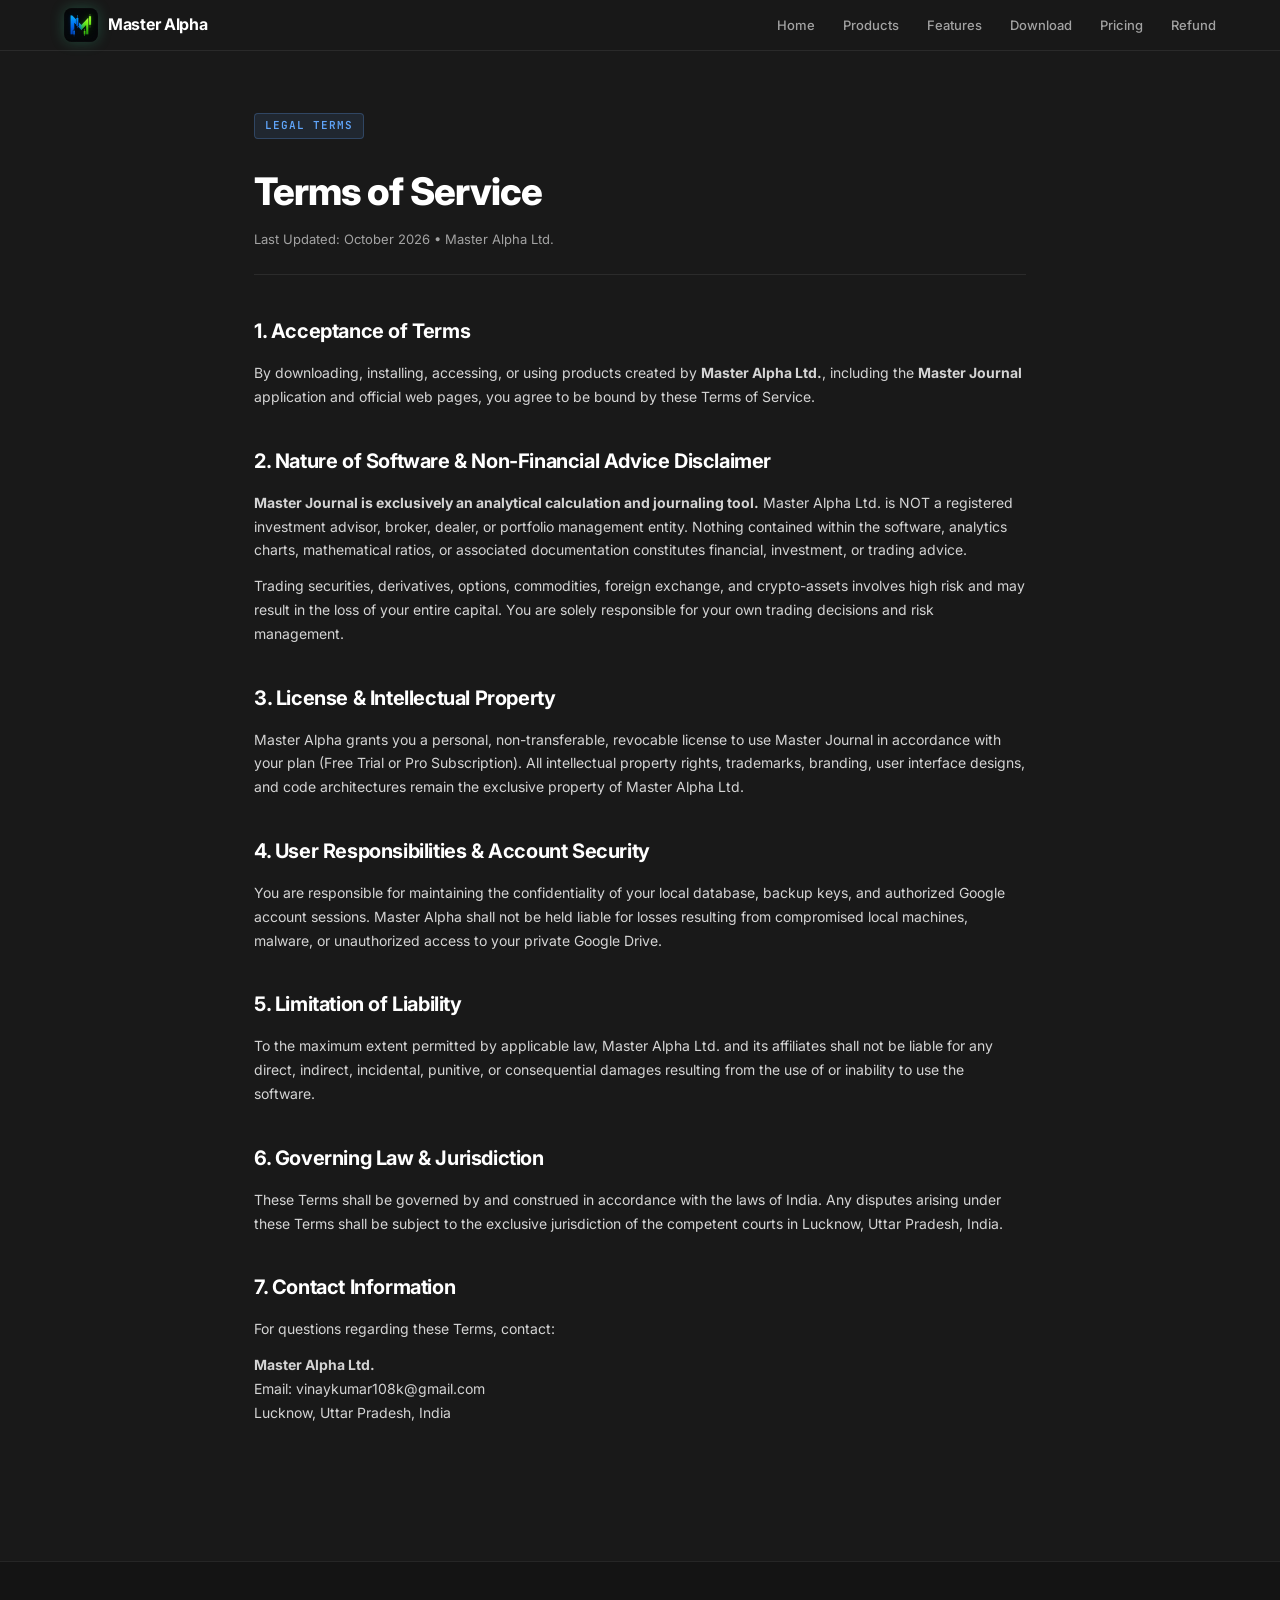
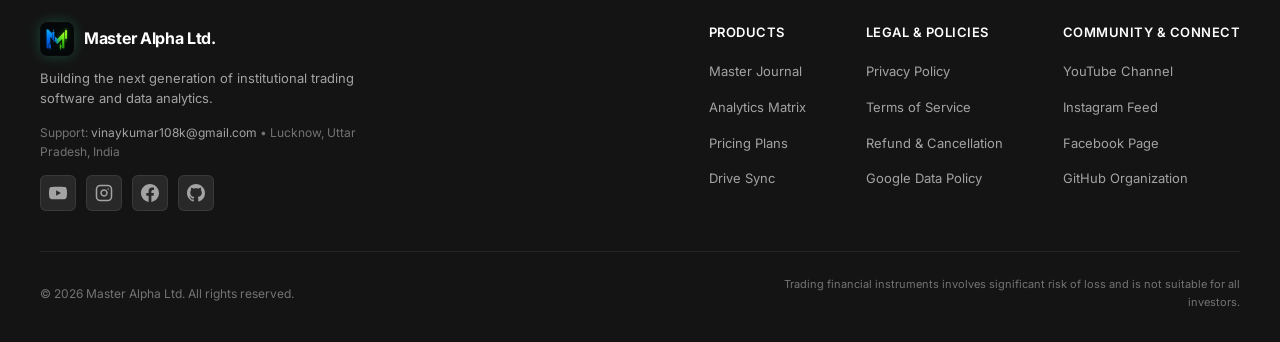
<file: pages/terms.html>
<!DOCTYPE html>
<html lang="en">
<head>
  <meta charset="UTF-8">
  <meta name="viewport" content="width=device-width, initial-scale=1.0">
  <title>Terms of Service — Master Alpha</title>
  <meta name="description" content="Terms of Service governing the use of Master Alpha website and Master Journal software.">
  <link rel="icon" type="image/png" href="../images/favicon.png">
  <link rel="stylesheet" href="../style.css?v=5">
  <link rel="preconnect" href="https://fonts.googleapis.com">
  <link rel="preconnect" href="https://fonts.gstatic.com" crossorigin>
  <link href="https://fonts.googleapis.com/css2?family=Inter:wght@400;500;600;700;800&family=JetBrains+Mono:wght@400;500;600&display=swap" rel="stylesheet">
</head>
<body>
    <!-- Navigation Header -->
  <nav class="nav-bar">
    <div class="nav-container">
      <a href="../index.html" class="brand-logo">
        <img src="../images/logo.png" alt="Master Alpha Logo" class="brand-logo-img">
        <span class="brand-name">Master Alpha</span>
      </a>
      <div class="nav-links">
        <a href="../index.html">Home</a>
        <a href="../index.html#products">Products</a>
        <a href="../index.html#features">Features</a>
        <a href="download.html">Download</a>
        <a href="pricing.html">Pricing</a>
        <a href="refund.html">Refund</a>
      </div>
      <button class="mobile-menu-btn" id="mobileMenuBtn" aria-label="Toggle Menu">
        <span></span><span></span><span></span>
      </button>
    </div>
  </nav>

  <main class="legal-container">
    <div class="legal-header">
      <span class="section-tag">LEGAL TERMS</span>
      <h1>Terms of Service</h1>
      <p class="legal-date">Last Updated: October 2026 • Master Alpha Ltd.</p>
    </div>

    <section class="legal-section">
      <h2>1. Acceptance of Terms</h2>
      <p>
        By downloading, installing, accessing, or using products created by <strong>Master Alpha Ltd.</strong>, including the <strong>Master Journal</strong> application and official web pages, you agree to be bound by these Terms of Service.
      </p>
    </section>

    <section class="legal-section">
      <h2>2. Nature of Software & Non-Financial Advice Disclaimer</h2>
      <p>
        <strong>Master Journal is exclusively an analytical calculation and journaling tool.</strong> Master Alpha Ltd. is NOT a registered investment advisor, broker, dealer, or portfolio management entity. 
        Nothing contained within the software, analytics charts, mathematical ratios, or associated documentation constitutes financial, investment, or trading advice.
      </p>
      <p>
        Trading securities, derivatives, options, commodities, foreign exchange, and crypto-assets involves high risk and may result in the loss of your entire capital. You are solely responsible for your own trading decisions and risk management.
      </p>
    </section>

    <section class="legal-section">
      <h2>3. License & Intellectual Property</h2>
      <p>
        Master Alpha grants you a personal, non-transferable, revocable license to use Master Journal in accordance with your plan (Free Trial or Pro Subscription). 
        All intellectual property rights, trademarks, branding, user interface designs, and code architectures remain the exclusive property of Master Alpha Ltd.
      </p>
    </section>

    <section class="legal-section">
      <h2>4. User Responsibilities & Account Security</h2>
      <p>
        You are responsible for maintaining the confidentiality of your local database, backup keys, and authorized Google account sessions. Master Alpha shall not be held liable for losses resulting from compromised local machines, malware, or unauthorized access to your private Google Drive.
      </p>
    </section>

    <section class="legal-section">
      <h2>5. Limitation of Liability</h2>
      <p>
        To the maximum extent permitted by applicable law, Master Alpha Ltd. and its affiliates shall not be liable for any direct, indirect, incidental, punitive, or consequential damages resulting from the use of or inability to use the software.
      </p>
    </section>

    <section class="legal-section">
      <h2>6. Governing Law & Jurisdiction</h2>
      <p>
        These Terms shall be governed by and construed in accordance with the laws of India. Any disputes arising under these Terms shall be subject to the exclusive jurisdiction of the competent courts in Lucknow, Uttar Pradesh, India.
      </p>
    </section>

    <section class="legal-section">
      <h2>7. Contact Information</h2>
      <p>For questions regarding these Terms, contact:</p>
      <p><strong>Master Alpha Ltd.</strong><br>Email: <a href="mailto:vinaykumar108k@gmail.com">vinaykumar108k@gmail.com</a><br>Lucknow, Uttar Pradesh, India</p>
    </section>
  </main>

    <!-- Footer -->
  <footer class="footer-bar">
    <div class="footer-container">
      <div class="footer-brand">
        <div class="brand-logo">
          <img src="../images/logo.png" alt="Master Alpha Logo" class="brand-logo-img">
          <span class="brand-name">Master Alpha Ltd.</span>
        </div>
        <p class="footer-desc">
          Building the next generation of institutional trading software and data analytics.
        </p>
        <p class="footer-contact">
          Support: <a href="mailto:vinaykumar108k@gmail.com">vinaykumar108k@gmail.com</a> • Lucknow, Uttar Pradesh, India
        </p>
        <div class="footer-social-links">
          <a href="https://www.youtube.com/@masteralpha.v" target="_blank" rel="noopener" aria-label="YouTube" class="social-btn social-youtube">
            <svg width="18" height="18" viewBox="0 0 24 24" fill="currentColor"><path d="M23.498 6.186a3.016 3.016 0 0 0-2.122-2.136C19.505 3.545 12 3.545 12 3.545s-7.505 0-9.377.505A3.017 3.017 0 0 0 .502 6.186C0 8.07 0 12 0 12s0 3.93.502 5.814a3.016 3.016 0 0 0 2.122 2.136c1.871.505 9.376.505 9.376.505s7.505 0 9.377-.505a3.015 3.015 0 0 0 2.122-2.136C24 15.93 24 12 24 12s0-3.93-.502-5.814zM9.545 15.568V8.432L15.818 12l-6.273 3.568z"/></svg>
          </a>
          <a href="https://www.instagram.com/masteralpha.v/" target="_blank" rel="noopener" aria-label="Instagram" class="social-btn social-instagram">
            <svg width="18" height="18" viewBox="0 0 24 24" fill="none" stroke="currentColor" stroke-width="2" stroke-linecap="round" stroke-linejoin="round"><rect x="2" y="2" width="20" height="20" rx="5" ry="5"></rect><path d="M16 11.37A4 4 0 1 1 12.63 8 4 4 0 0 1 16 11.37z"></path><line x1="17.5" y1="6.5" x2="17.51" y2="6.5"></line></svg>
          </a>
          <a href="https://www.facebook.com/masteralpha.v" target="_blank" rel="noopener" aria-label="Facebook" class="social-btn social-facebook">
            <svg width="18" height="18" viewBox="0 0 24 24" fill="currentColor"><path d="M24 12.073c0-6.627-5.373-12-12-12s-12 5.373-12 12c0 5.99 4.388 10.954 10.125 11.854v-8.385H7.078v-3.47h3.047V9.43c0-3.007 1.792-4.669 4.533-4.669 1.312 0 2.686.235 2.686.235v2.953H15.83c-1.491 0-1.956.925-1.956 1.874v2.25h3.328l-.532 3.47h-2.796v8.385C19.612 23.027 24 18.062 24 12.073z"/></svg>
          </a>
          <a href="https://github.com/masteralpha-v" target="_blank" rel="noopener" aria-label="GitHub" class="social-btn social-github">
            <svg width="18" height="18" viewBox="0 0 24 24" fill="currentColor"><path d="M12 0C5.37 0 0 5.37 0 12c0 5.31 3.435 9.795 8.205 11.385.6.105.825-.255.825-.57 0-.285-.015-1.23-.015-2.235-3.015.555-3.795-.735-4.035-1.41-.135-.345-.72-1.41-1.23-1.695-.42-.225-1.02-.78-.015-.795.945-.015 1.62.87 1.845 1.23 1.08 1.815 2.805 1.305 3.495.99.105-.78.42-1.305.765-1.605-2.67-.3-5.46-1.335-5.46-5.925 0-1.305.465-2.385 1.23-3.225-.12-.3-.54-1.53.12-3.18 0 0 1.005-.315 3.3 1.23.96-.27 1.98-.405 3-.405s2.04.135 3 .405c2.295-1.56 3.3-1.23 3.3-1.23.66 1.65.24 2.88.12 3.18.765.84 1.23 1.905 1.23 3.225 0 4.605-2.805 5.625-5.475 5.925.435.375.81 1.095.81 2.22 0 1.605-.015 2.895-.015 3.3 0 .315.225.69.825.57A12.02 12.02 0 0 0 24 12c0-6.63-5.37-12-12-12z"/></svg>
          </a>
        </div>
      </div>
      <div class="footer-columns">
        <div class="footer-col">
          <h4>Products</h4>
          <ul>
            <li><a href="../index.html#products">Master Journal</a></li>
            <li><a href="../index.html#features">Analytics Matrix</a></li>
            <li><a href="pricing.html">Pricing Plans</a></li>
            <li><a href="../index.html#security">Drive Sync</a></li>
          </ul>
        </div>
        <div class="footer-col">
          <h4>Legal & Policies</h4>
          <ul>
            <li><a href="privacy.html">Privacy Policy</a></li>
            <li><a href="terms.html">Terms of Service</a></li>
            <li><a href="refund.html">Refund & Cancellation</a></li>
            <li><a href="privacy.html#google-data">Google Data Policy</a></li>
          </ul>
        </div>
        <div class="footer-col">
          <h4>Community & Connect</h4>
          <ul>
            <li><a href="https://www.youtube.com/@masteralpha.v" target="_blank" rel="noopener">YouTube Channel</a></li>
            <li><a href="https://www.instagram.com/masteralpha.v/" target="_blank" rel="noopener">Instagram Feed</a></li>
            <li><a href="https://www.facebook.com/masteralpha.v" target="_blank" rel="noopener">Facebook Page</a></li>
            <li><a href="https://github.com/masteralpha-v" target="_blank" rel="noopener">GitHub Organization</a></li>
          </ul>
        </div>
      </div>
    </div>
    <div class="footer-bottom">
      <p>© 2026 Master Alpha Ltd. All rights reserved.</p>
      <p class="disclaimer">Trading financial instruments involves significant risk of loss and is not suitable for all investors.</p>
    </div>
  </footer>
</body>
</html>
</file>
<file: style.css>
/* =============================================================
   Master Alpha — Design Tokens & Stylesheet
   Matching Master Journal Notion Dark Theme Architecture
   ============================================================= */

:root {
  color-scheme: dark;

  /* Surfaces & Backgrounds */
  --bg-base: #191919;
  --bg-surface: #202020;
  --bg-surface-elevated: #282828;
  --bg-hover: rgba(255, 255, 255, 0.055);
  --bg-active: rgba(255, 255, 255, 0.08);

  /* Borders & Hairlines */
  --border-subtle: rgba(255, 255, 255, 0.08);
  --border-light: rgba(255, 255, 255, 0.12);
  --border-hover: rgba(255, 255, 255, 0.18);

  /* Typography Colors */
  --text-primary: #ffffff;
  --text-secondary: #d4d4d4;
  --text-muted: #a3a3a3;
  --text-dim: #737373;

  /* FinTech Accents & Semantic States */
  --color-profit: #34d399;
  --color-profit-glow: rgba(52, 211, 153, 0.2);
  --color-accent: #60a5fa;
  --color-accent-glow: rgba(96, 165, 250, 0.2);
  --color-warning: #fbbf24;

  /* Typography Scale */
  --font-sans: 'Inter', -apple-system, BlinkMacSystemFont, "Segoe UI", Roboto, sans-serif;
  --font-mono: 'JetBrains Mono', ui-monospace, Menlo, Monaco, Consolas, monospace;

  /* Geometries */
  --radius-card: 10px;
  --radius-inner: 6px;
  --radius-btn: 6px;
  --radius-badge: 4px;
  --radius-pill: 9999px;

  /* Shadows */
  --shadow-card: 0 1px 3px rgba(0, 0, 0, 0.25);
  --shadow-hover: 0 4px 14px rgba(0, 0, 0, 0.4);
}

/* Reset */
*, *::before, *::after {
  margin: 0;
  padding: 0;
  box-sizing: border-box;
}

html {
  scroll-behavior: smooth;
}

body {
  background-color: var(--bg-base);
  color: var(--text-primary);
  font-family: var(--font-sans);
  line-height: 1.6;
  -webkit-font-smoothing: antialiased;
  overflow-x: hidden;
}

a {
  color: inherit;
  text-decoration: none;
  transition: color 0.15s ease;
}

/* Navigation Bar */
.nav-bar {
  position: sticky;
  top: 0;
  z-index: 100;
  background: rgba(25, 25, 25, 0.85);
  backdrop-filter: blur(12px);
  -webkit-backdrop-filter: blur(12px);
  border-bottom: 1px solid var(--border-subtle);
}

.nav-container {
  max-width: 1200px;
  margin: 0 auto;
  padding: 0 24px;
  height: 50px;
  display: flex;
  align-items: center;
  justify-content: space-between;
}

.brand-logo {
  display: flex;
  align-items: center;
  gap: 10px;
  font-weight: 700;
  font-size: 16px;
  letter-spacing: -0.3px;
}

.logo-badge {
  background: var(--bg-surface-elevated);
  border: 1px solid var(--border-light);
  color: var(--color-profit);
  font-family: var(--font-mono);
  font-size: 12px;
  font-weight: 600;
  padding: 4px 8px;
  border-radius: var(--radius-badge);
}

.brand-name {
  color: var(--text-primary);
}

.nav-links {
  display: flex;
  align-items: center;
  gap: 28px;
}

.nav-links a {
  font-size: 13px;
  color: var(--text-muted);
  font-weight: 500;
}

.nav-links a:hover {
  color: var(--text-primary);
}

.btn-github {
  background: var(--bg-surface);
  border: 1px solid var(--border-subtle);
  padding: 6px 14px;
  border-radius: var(--radius-btn);
  color: var(--text-primary) !important;
  font-size: 12px;
  font-weight: 600;
  transition: all 0.15s ease;
}

.btn-github:hover {
  background: var(--bg-surface-elevated);
  border-color: var(--border-hover);
}

.mobile-menu-btn {
  display: none;
  background: transparent;
  border: none;
  cursor: pointer;
  padding: 8px;
}

.mobile-menu-btn span {
  display: block;
  width: 20px;
  height: 2px;
  background: var(--text-muted);
  margin: 4px 0;
  transition: 0.2s;
}

/* Hero Section */
.hero-section {
  position: relative;
  max-width: 1200px;
  margin: 0 auto;
  padding: 40px 24px 60px;
  text-align: center;
}

.hero-glow {
  position: absolute;
  top: 10%;
  left: 50%;
  transform: translateX(-50%);
  width: 500px;
  height: 280px;
  background: radial-gradient(circle, rgba(52, 211, 153, 0.08) 0%, rgba(96, 165, 250, 0.04) 50%, transparent 80%);
  filter: blur(60px);
  z-index: -1;
  pointer-events: none;
}

.hero-badge {
  display: inline-flex;
  align-items: center;
  gap: 8px;
  background: var(--bg-surface);
  border: 1px solid var(--border-subtle);
  padding: 6px 14px;
  border-radius: var(--radius-pill);
  font-size: 12px;
  font-weight: 500;
  color: var(--text-secondary);
  margin-bottom: 24px;
}

.pulse-dot {
  width: 8px;
  height: 8px;
  border-radius: 50%;
  background: var(--color-profit);
  box-shadow: 0 0 8px var(--color-profit);
  animation: pulse 2s infinite;
}

@keyframes pulse {
  0%, 100% { opacity: 1; transform: scale(1); }
  50% { opacity: 0.5; transform: scale(0.85); }
}

.hero-title {
  font-size: 52px;
  font-weight: 800;
  letter-spacing: -1.5px;
  line-height: 1.15;
  margin-bottom: 20px;
}

.gradient-text {
  background: linear-gradient(135deg, #ffffff 40%, var(--color-profit) 100%);
  -webkit-background-clip: text;
  -webkit-text-fill-color: transparent;
}

.hero-subtitle {
  max-width: 680px;
  margin: 0 auto 36px;
  font-size: 16px;
  color: var(--text-muted);
  line-height: 1.6;
}

.hero-actions {
  display: flex;
  align-items: center;
  justify-content: center;
  gap: 14px;
  margin-bottom: 16px;
}

.hero-platform-links {
  display: flex;
  align-items: center;
  justify-content: center;
  flex-wrap: wrap;
  gap: 8px;
  font-size: 13px;
  color: var(--text-dim);
  margin-bottom: 46px;
}

.hero-platform-links span {
  color: var(--text-muted);
}

.hero-platform-links a {
  color: var(--color-profit);
  text-decoration: underline;
  text-underline-offset: 3px;
  font-weight: 500;
  transition: opacity 0.15s ease;
}

.hero-platform-links a:hover {
  opacity: 0.8;
}

.hero-platform-links .dot {
  color: var(--border-hover);
}

.btn-primary {
  background: var(--color-profit);
  color: #0c0d0e;
  font-weight: 600;
  font-size: 13px;
  padding: 10px 20px;
  border-radius: var(--radius-btn);
  transition: all 0.15s ease;
  display: inline-flex;
  align-items: center;
  gap: 6px;
}

.btn-primary:hover {
  background: #2ebd84;
  box-shadow: 0 0 16px rgba(52, 211, 153, 0.3);
  transform: translateY(-1px);
}

.btn-secondary {
  background: var(--bg-surface);
  color: var(--text-primary);
  border: 1px solid var(--border-subtle);
  font-weight: 500;
  font-size: 13px;
  padding: 10px 20px;
  border-radius: var(--radius-btn);
  transition: all 0.15s ease;
}

.btn-secondary:hover {
  background: var(--bg-surface-elevated);
  border-color: var(--border-hover);
  transform: translateY(-1px);
}

.hero-stats {
  display: flex;
  justify-content: center;
  align-items: center;
  gap: 40px;
  padding-top: 30px;
  border-top: 1px solid var(--border-subtle);
  max-width: 600px;
  margin: 0 auto;
}

.stat-item {
  display: flex;
  flex-direction: column;
  align-items: center;
}

.stat-number {
  font-size: 26px;
  font-weight: 700;
  font-family: var(--font-mono);
  color: var(--text-primary);
}

.stat-label {
  font-size: 11px;
  color: var(--text-muted);
  text-transform: uppercase;
  letter-spacing: 0.5px;
  margin-top: 2px;
}

/* Sections */
.section-container {
  max-width: 1200px;
  margin: 0 auto;
  padding: 40px 24px;
}

.section-header {
  text-align: center;
  max-width: 600px;
  margin: 0 auto 50px;
}

.section-tag {
  display: inline-block;
  font-size: 11px;
  font-weight: 600;
  font-family: var(--font-mono);
  letter-spacing: 1px;
  color: var(--color-accent);
  background: rgba(96, 165, 250, 0.1);
  border: 1px solid rgba(96, 165, 250, 0.25);
  padding: 3px 10px;
  border-radius: var(--radius-badge);
  margin-bottom: 12px;
}

.section-header h2 {
  font-size: 32px;
  font-weight: 700;
  letter-spacing: -0.8px;
  margin-bottom: 12px;
}

.section-header p {
  color: var(--text-muted);
  font-size: 14px;
}

/* Product Banner */
.product-banner {
  background: var(--bg-surface);
  border: 1px solid var(--border-subtle);
  border-radius: var(--radius-card);
  padding: 36px;
  margin-bottom: 30px;
  position: relative;
  overflow: hidden;
}

.badge-status {
  display: inline-block;
  font-size: 11px;
  font-family: var(--font-mono);
  color: var(--color-profit);
  background: rgba(52, 211, 153, 0.1);
  border: 1px solid rgba(52, 211, 153, 0.25);
  padding: 3px 10px;
  border-radius: var(--radius-badge);
  margin-bottom: 12px;
}

.product-banner-header h3 {
  font-size: 24px;
  font-weight: 700;
  margin-bottom: 8px;
}

.product-banner-header p {
  color: var(--text-muted);
  font-size: 14px;
  max-width: 700px;
}

.product-matrix-preview {
  display: flex;
  flex-wrap: wrap;
  gap: 10px;
  margin-top: 24px;
  padding-top: 24px;
  border-top: 1px solid var(--border-subtle);
}

.matrix-pill {
  background: var(--bg-surface-elevated);
  border: 1px solid var(--border-subtle);
  font-size: 12px;
  color: var(--text-secondary);
  padding: 6px 14px;
  border-radius: var(--radius-pill);
}

/* Grids & Cards */
.grid-3 {
  display: grid;
  grid-template-columns: repeat(3, 1fr);
  gap: 20px;
}

.grid-2 {
  display: grid;
  grid-template-columns: repeat(2, 1fr);
  gap: 20px;
}

.card {
  background: var(--bg-surface);
  border: 1px solid var(--border-subtle);
  border-radius: var(--radius-card);
  padding: 28px;
  transition: all 0.2s ease;
}

.card:hover {
  background: var(--bg-surface-elevated);
  border-color: var(--border-hover);
  transform: translateY(-2px);
  box-shadow: var(--shadow-hover);
}

.card-icon {
  width: 44px;
  height: 44px;
  border-radius: var(--radius-inner);
  display: flex;
  align-items: center;
  justify-content: center;
  margin-bottom: 18px;
  background: var(--bg-surface-elevated);
  border: 1px solid var(--border-subtle);
}

.card-icon.profit {
  color: var(--color-profit);
  border-color: rgba(52, 211, 153, 0.25);
  background: rgba(52, 211, 153, 0.08);
}

.card-icon.sync {
  color: var(--color-accent);
  border-color: rgba(96, 165, 250, 0.25);
  background: rgba(96, 165, 250, 0.08);
}

.card-icon.accent {
  color: #fbbf24;
  border-color: rgba(251, 191, 36, 0.25);
  background: rgba(251, 191, 36, 0.08);
}

.card h3 {
  font-size: 16px;
  font-weight: 600;
  margin-bottom: 10px;
}

.card p {
  font-size: 13px;
  color: var(--text-muted);
  line-height: 1.6;
}

/* Feature Boxes */
.feature-box {
  background: var(--bg-surface);
  border: 1px solid var(--border-subtle);
  border-radius: var(--radius-card);
  padding: 30px;
  display: flex;
  gap: 20px;
  transition: all 0.2s ease;
}

.feature-box:hover {
  border-color: var(--border-hover);
  background: var(--bg-surface-elevated);
}

.feature-num {
  font-family: var(--font-mono);
  font-size: 18px;
  font-weight: 700;
  color: var(--color-accent);
  opacity: 0.8;
}

.feature-body h3 {
  font-size: 16px;
  font-weight: 600;
  margin-bottom: 8px;
}

.feature-body p {
  font-size: 13px;
  color: var(--text-muted);
  line-height: 1.6;
}

/* Compliance Banner */
.compliance-banner {
  background: linear-gradient(180deg, var(--bg-surface) 0%, var(--bg-surface-elevated) 100%);
  border: 1px solid var(--border-light);
  border-radius: var(--radius-card);
  padding: 44px;
  text-align: center;
  max-width: 900px;
  margin: 0 auto;
}

.compliance-badge {
  display: inline-flex;
  align-items: center;
  gap: 8px;
  color: var(--color-profit);
  font-size: 12px;
  font-weight: 600;
  margin-bottom: 16px;
}

.compliance-banner h3 {
  font-size: 24px;
  font-weight: 700;
  margin-bottom: 14px;
}

.compliance-banner p {
  color: var(--text-muted);
  font-size: 14px;
  max-width: 720px;
  margin: 0 auto 28px;
  line-height: 1.7;
}

.compliance-banner code {
  font-family: var(--font-mono);
  background: rgba(255, 255, 255, 0.08);
  padding: 2px 6px;
  border-radius: 4px;
  color: var(--color-accent);
}

.compliance-actions {
  display: flex;
  justify-content: center;
  gap: 14px;
}

/* Legal Pages (privacy.html, terms.html) */
.legal-container {
  max-width: 820px;
  margin: 0 auto;
  padding: 60px 24px 100px;
}

.legal-header {
  margin-bottom: 40px;
  padding-bottom: 24px;
  border-bottom: 1px solid var(--border-subtle);
}

.legal-header h1 {
  font-size: 38px;
  font-weight: 800;
  letter-spacing: -1px;
  margin-top: 10px;
  margin-bottom: 8px;
}

.legal-date {
  font-size: 13px;
  color: var(--text-muted);
}

.legal-section {
  margin-bottom: 36px;
}

.legal-section h2 {
  font-size: 20px;
  font-weight: 700;
  letter-spacing: -0.4px;
  margin-bottom: 14px;
  color: var(--text-primary);
}

.legal-section p {
  font-size: 14px;
  color: var(--text-secondary);
  line-height: 1.7;
  margin-bottom: 12px;
}

.legal-list {
  padding-left: 20px;
  margin: 14px 0;
}

.legal-list li {
  font-size: 14px;
  color: var(--text-secondary);
  line-height: 1.7;
  margin-bottom: 10px;
}

.legal-list strong {
  color: var(--text-primary);
}

.highlight-box {
  background: rgba(52, 211, 153, 0.05);
  border: 1px solid rgba(52, 211, 153, 0.25);
  border-radius: var(--radius-card);
  padding: 24px 28px;
}

.highlight-box h2 {
  color: var(--color-profit);
}

.highlight-text {
  font-size: 15px !important;
  color: var(--text-primary) !important;
}

.highlight-box a {
  color: var(--color-profit);
  text-decoration: underline;
}

.contact-card {
  background: var(--bg-surface);
  border: 1px solid var(--border-subtle);
  border-radius: var(--radius-card);
  padding: 20px;
  font-size: 14px;
  line-height: 1.8;
  margin-top: 14px;
}

.contact-card a {
  color: var(--color-accent);
}

/* Footer */
.footer-bar {
  background: #141414;
  border-top: 1px solid var(--border-subtle);
  padding: 60px 24px 30px;
}

.footer-container {
  max-width: 1200px;
  margin: 0 auto;
  display: flex;
  justify-content: space-between;
  gap: 40px;
  margin-bottom: 40px;
}

.footer-brand {
  max-width: 360px;
}

.footer-desc {
  font-size: 13px;
  color: var(--text-muted);
  margin-top: 12px;
  line-height: 1.6;
}

.footer-contact {
  font-size: 12px;
  color: var(--text-dim);
  margin-top: 14px;
}

.footer-contact a {
  color: var(--text-muted);
}

.footer-columns {
  display: flex;
  gap: 60px;
}

.footer-col h4 {
  font-size: 13px;
  font-weight: 600;
  text-transform: uppercase;
  letter-spacing: 0.5px;
  color: var(--text-primary);
  margin-bottom: 16px;
}

.footer-col ul {
  list-style: none;
}

.footer-col li {
  margin-bottom: 10px;
}

.footer-col a {
  font-size: 13px;
  color: var(--text-muted);
}

.footer-col a:hover {
  color: var(--text-primary);
}

.footer-bottom {
  max-width: 1200px;
  margin: 0 auto;
  padding-top: 24px;
  border-top: 1px solid var(--border-subtle);
  display: flex;
  justify-content: space-between;
  align-items: center;
  font-size: 12px;
  color: var(--text-dim);
}

.disclaimer {
  max-width: 500px;
  text-align: right;
  font-size: 11px;
}

/* Responsive */
@media (max-width: 900px) {
  .hero-title { font-size: 38px; }
  .grid-3 { grid-template-columns: 1fr; }
  .grid-2 { grid-template-columns: 1fr; }
  .footer-container { flex-direction: column; }
  .footer-columns { flex-wrap: wrap; gap: 30px; }
  .footer-bottom { flex-direction: column; gap: 10px; text-align: center; }
  .disclaimer { text-align: center; }
}

@media (max-width: 680px) {
  .nav-links { display: none; }
  .mobile-menu-btn { display: block; }
  .hero-actions { flex-direction: column; }
  .hero-stats { flex-direction: column; gap: 20px; }
  .nav-links.active {
    display: flex;
    flex-direction: column;
    position: absolute;
    top: 50px;
    left: 0;
    right: 0;
    background: var(--bg-surface);
    border-bottom: 1px solid var(--border-subtle);
    padding: 24px;
    gap: 16px;
  }
}

/* Brand Logo Image */
.brand-logo-img {
  width: 34px;
  height: 34px;
  border-radius: 8px;
  object-fit: cover;
  box-shadow: 0 0 14px rgba(52, 211, 153, 0.25);
  transition: transform 0.2s ease, box-shadow 0.2s ease;
  display: block;
}

.brand-logo:hover .brand-logo-img {
  transform: scale(1.06);
  box-shadow: 0 0 20px rgba(52, 211, 153, 0.45);
}

/* =============================================================
   Pricing Grid & Cards
   ============================================================= */

.pricing-grid {
  display: grid;
  grid-template-columns: repeat(auto-fit, minmax(260px, 1fr));
  gap: 20px;
  margin-top: 40px;
}

.pricing-card {
  background: var(--bg-surface);
  border: 1px solid var(--border-subtle);
  border-radius: var(--radius-card);
  padding: 32px 24px;
  display: flex;
  flex-direction: column;
  position: relative;
  transition: transform 0.25s ease, border-color 0.25s ease, box-shadow 0.25s ease;
}

.pricing-card:hover {
  transform: translateY(-4px);
  border-color: var(--border-hover);
  box-shadow: var(--shadow-hover);
}

.pricing-card.featured {
  background: linear-gradient(180deg, rgba(96, 165, 250, 0.08) 0%, var(--bg-surface) 100%);
  border: 1px solid var(--color-accent);
  box-shadow: 0 0 25px rgba(96, 165, 250, 0.15);
}

.pricing-badge-hot {
  position: absolute;
  top: -12px;
  right: 20px;
  background: var(--color-profit);
  color: #0b0f19;
  font-size: 11px;
  font-weight: 700;
  padding: 4px 10px;
  border-radius: var(--radius-pill);
  letter-spacing: 0.5px;
}

.pricing-tag {
  display: inline-block;
  align-self: flex-start;
  font-size: 11px;
  font-weight: 600;
  text-transform: uppercase;
  letter-spacing: 1px;
  color: var(--color-accent);
  background: rgba(96, 165, 250, 0.1);
  padding: 3px 8px;
  border-radius: 4px;
  margin-bottom: 12px;
}

.plan-name {
  font-size: 22px;
  font-weight: 700;
  color: var(--text-primary);
  margin-bottom: 4px;
}

.plan-desc {
  font-size: 13px;
  color: var(--text-muted);
  margin-bottom: 16px;
  min-height: 36px;
}

.pricing-price {
  display: flex;
  align-items: baseline;
  gap: 4px;
  margin-bottom: 6px;
}

.price-currency {
  font-size: 22px;
  font-weight: 700;
  color: var(--text-primary);
}

.price-amount {
  font-size: 38px;
  font-weight: 800;
  color: var(--text-primary);
  font-family: var(--font-mono);
  letter-spacing: -1px;
}

.price-duration {
  font-size: 13px;
  color: var(--text-dim);
}

.price-discount {
  display: flex;
  align-items: center;
  gap: 8px;
  margin-bottom: 8px;
}

.price-strike {
  text-decoration: line-through;
  color: var(--text-dim);
  font-size: 14px;
}

.save-badge {
  background: rgba(52, 211, 153, 0.15);
  color: var(--color-profit);
  font-size: 11px;
  font-weight: 600;
  padding: 2px 6px;
  border-radius: 4px;
}

.save-badge.highlight {
  background: rgba(52, 211, 153, 0.25);
  color: var(--color-profit);
  font-weight: 700;
}

.effective-cost {
  font-size: 12.5px;
  color: var(--text-muted);
  margin-bottom: 20px;
}

.effective-cost.highlight {
  color: var(--color-accent);
  font-weight: 600;
}

.pricing-features {
  list-style: none;
  padding: 0;
  margin: 0 0 28px;
  display: flex;
  flex-direction: column;
  gap: 10px;
  font-size: 13px;
  color: var(--text-secondary);
  border-top: 1px solid var(--border-subtle);
  padding-top: 18px;
  flex-grow: 1;
}

.pricing-features li {
  display: flex;
  align-items: center;
  gap: 8px;
}

.btn-pricing {
  width: 100%;
  text-align: center;
  justify-content: center;
  padding: 11px 16px;
  font-weight: 600;
  font-size: 14px;
}

.pricing-notice {
  margin-top: 36px;
  text-align: center;
  font-size: 13px;
  color: var(--text-muted);
  padding: 14px 20px;
  background: var(--bg-surface);
  border-radius: var(--radius-inner);
  border: 1px dashed var(--border-subtle);
}

/* =============================================================
   Dedicated Pricing Page Enhancements
   ============================================================= */

.pricing-page-container {
  max-width: 1240px;
  margin: 0 auto;
  padding: 40px 24px 80px;
  min-height: 80vh;
}

.pricing-hero {
  text-align: center;
  max-width: 760px;
  margin: 0 auto 48px;
}

.pricing-hero-title {
  font-size: 40px;
  font-weight: 800;
  color: var(--text-primary);
  letter-spacing: -0.02em;
  margin: 16px 0 12px;
}

.pricing-hero-sub {
  font-size: 16px;
  color: var(--text-muted);
  line-height: 1.6;
  margin: 0;
}

.check-icon {
  color: var(--color-profit);
  font-weight: 700;
  font-size: 14px;
}

.pricing-security-box {
  margin-top: 48px;
  background: var(--bg-surface);
  border: 1px solid var(--border-subtle);
  border-radius: var(--radius-card);
  padding: 24px;
  display: flex;
  align-items: center;
  gap: 20px;
}

.security-badge-icon {
  width: 46px;
  height: 46px;
  border-radius: var(--radius-inner);
  background: rgba(52, 211, 153, 0.12);
  color: var(--color-profit);
  display: flex;
  align-items: center;
  justify-content: center;
  flex-shrink: 0;
}

.security-text h4 {
  font-size: 15px;
  font-weight: 600;
  color: var(--text-primary);
  margin-bottom: 4px;
}

.security-text p {
  font-size: 13px;
  color: var(--text-muted);
  line-height: 1.5;
  margin: 0;
}

.security-text a {
  color: var(--color-accent);
  text-decoration: underline;
}

.pricing-faq-section {
  margin-top: 64px;
}

.faq-title {
  font-size: 26px;
  font-weight: 700;
  color: var(--text-primary);
  text-align: center;
  margin-bottom: 32px;
}

.faq-grid {
  display: grid;
  grid-template-columns: repeat(auto-fit, minmax(280px, 1fr));
  gap: 20px;
}

.faq-item {
  background: var(--bg-surface);
  border: 1px solid var(--border-subtle);
  border-radius: var(--radius-card);
  padding: 22px;
  transition: border-color 0.2s ease;
}

.faq-item:hover {
  border-color: var(--border-hover);
}

.faq-item h4 {
  font-size: 15px;
  font-weight: 600;
  color: var(--text-primary);
  margin-bottom: 8px;
}

.faq-item p {
  font-size: 13px;
  color: var(--text-secondary);
  line-height: 1.55;
  margin: 0;
}

.nav-active {
  color: var(--color-accent) !important;
  font-weight: 600;
}

/* =============================================================
   Footer Social Media Links
   ============================================================= */

.footer-social-links {
  display: flex;
  align-items: center;
  gap: 10px;
  margin-top: 14px;
}

.social-btn {
  width: 36px;
  height: 36px;
  border-radius: var(--radius-inner);
  background: var(--bg-surface-elevated);
  border: 1px solid var(--border-subtle);
  display: inline-flex;
  align-items: center;
  justify-content: center;
  color: var(--text-muted);
  transition: transform 0.2s ease, color 0.2s ease, background 0.2s ease, border-color 0.2s ease;
}

.social-btn:hover {
  transform: translateY(-2px);
  border-color: var(--border-hover);
}

.social-youtube:hover {
  color: #ff0033;
  background: rgba(255, 0, 51, 0.12);
  border-color: rgba(255, 0, 51, 0.35);
}

.social-instagram:hover {
  color: #e1306c;
  background: rgba(225, 48, 108, 0.12);
  border-color: rgba(225, 48, 108, 0.35);
}

.social-facebook:hover {
  color: #1877f2;
  background: rgba(24, 119, 242, 0.12);
  border-color: rgba(24, 119, 242, 0.35);
}

.social-github:hover {
  color: #ffffff;
  background: rgba(255, 255, 255, 0.12);
  border-color: rgba(255, 255, 255, 0.35);
}

/* =============================================================
   App Showcase Slider
   ============================================================= */

.app-slider-container {
  margin: 40px auto 48px;
  max-width: 1100px;
  position: relative;
}

.window-frame {
  background: #141414;
  border: 1px solid var(--border-light);
  border-radius: var(--radius-card);
  overflow: hidden;
  box-shadow: 0 20px 50px rgba(0, 0, 0, 0.6), 0 0 30px rgba(96, 165, 250, 0.08);
  position: relative;
  transition: border-color 0.3s ease, box-shadow 0.3s ease;
}

.window-frame:hover {
  border-color: var(--border-hover);
  box-shadow: 0 25px 60px rgba(0, 0, 0, 0.75), 0 0 40px rgba(96, 165, 250, 0.15);
}

.window-header {
  height: 38px;
  background: #1b1b1b;
  border-bottom: 1px solid var(--border-subtle);
  display: flex;
  align-items: center;
  justify-content: space-between;
  padding: 0 16px;
}

.window-dots {
  display: flex;
  gap: 7px;
}

.dot {
  width: 10px;
  height: 10px;
  border-radius: 50%;
  display: inline-block;
}

.dot-close { background: #ff5f56; }
.dot-minimize { background: #ffbd2e; }
.dot-maximize { background: #27c93f; }

.window-title {
  font-size: 11.5px;
  color: var(--text-dim);
  font-family: var(--font-mono);
  letter-spacing: 0.02em;
}

.window-badge {
  font-size: 10px;
  font-weight: 600;
  text-transform: uppercase;
  color: var(--color-profit);
  background: rgba(52, 211, 153, 0.1);
  padding: 2px 7px;
  border-radius: 4px;
}

.slider-viewport {
  position: relative;
  width: 100%;
  aspect-ratio: 16 / 9;
  background: #0f0f0f;
  overflow: hidden;
}

.slider-slide {
  position: absolute;
  inset: 0;
  opacity: 0;
  visibility: hidden;
  transition: opacity 0.5s ease, visibility 0.5s ease;
}

.slider-slide.active {
  opacity: 1;
  visibility: visible;
}

.slide-img {
  width: 100%;
  height: 100%;
  object-fit: cover;
  display: block;
}

.slide-overlay {
  position: absolute;
  bottom: 0;
  left: 0;
  right: 0;
  padding: 24px 28px 20px;
  background: linear-gradient(180deg, transparent 0%, rgba(15, 15, 15, 0.85) 40%, rgba(15, 15, 15, 0.98) 100%);
  display: flex;
  flex-direction: column;
  gap: 4px;
}

.slide-tag {
  font-size: 10.5px;
  font-weight: 700;
  letter-spacing: 1.2px;
  text-transform: uppercase;
  color: var(--color-accent);
}

.slide-overlay h4 {
  font-size: 18px;
  font-weight: 700;
  color: var(--text-primary);
  margin: 0;
}

.slide-overlay p {
  font-size: 13px;
  color: var(--text-secondary);
  margin: 0;
  line-height: 1.45;
}

.slider-btn {
  position: absolute;
  top: 50%;
  transform: translateY(-50%);
  width: 40px;
  height: 40px;
  border-radius: 50%;
  background: rgba(20, 20, 20, 0.75);
  backdrop-filter: blur(8px);
  border: 1px solid var(--border-light);
  color: var(--text-primary);
  display: flex;
  align-items: center;
  justify-content: center;
  cursor: pointer;
  transition: all 0.2s ease;
  z-index: 10;
}

.slider-btn:hover {
  background: var(--bg-surface-elevated);
  border-color: var(--color-accent);
  color: var(--color-accent);
  transform: translateY(-50%) scale(1.08);
}

.slider-btn-prev { left: 16px; }
.slider-btn-next { right: 16px; }

.slider-nav-tabs {
  display: flex;
  justify-content: center;
  gap: 12px;
  margin-top: 18px;
  flex-wrap: wrap;
}

.slider-tab {
  background: var(--bg-surface);
  border: 1px solid var(--border-subtle);
  border-radius: var(--radius-pill);
  padding: 8px 18px;
  color: var(--text-muted);
  font-size: 13px;
  font-weight: 600;
  display: inline-flex;
  align-items: center;
  gap: 8px;
  cursor: pointer;
  transition: all 0.2s ease;
}

.slider-tab:hover {
  color: var(--text-primary);
  border-color: var(--border-hover);
  background: var(--bg-hover);
}

.slider-tab.active {
  color: var(--text-primary);
  background: var(--bg-surface-elevated);
  border-color: var(--color-accent);
  box-shadow: 0 0 16px rgba(96, 165, 250, 0.2);
}
</file>
